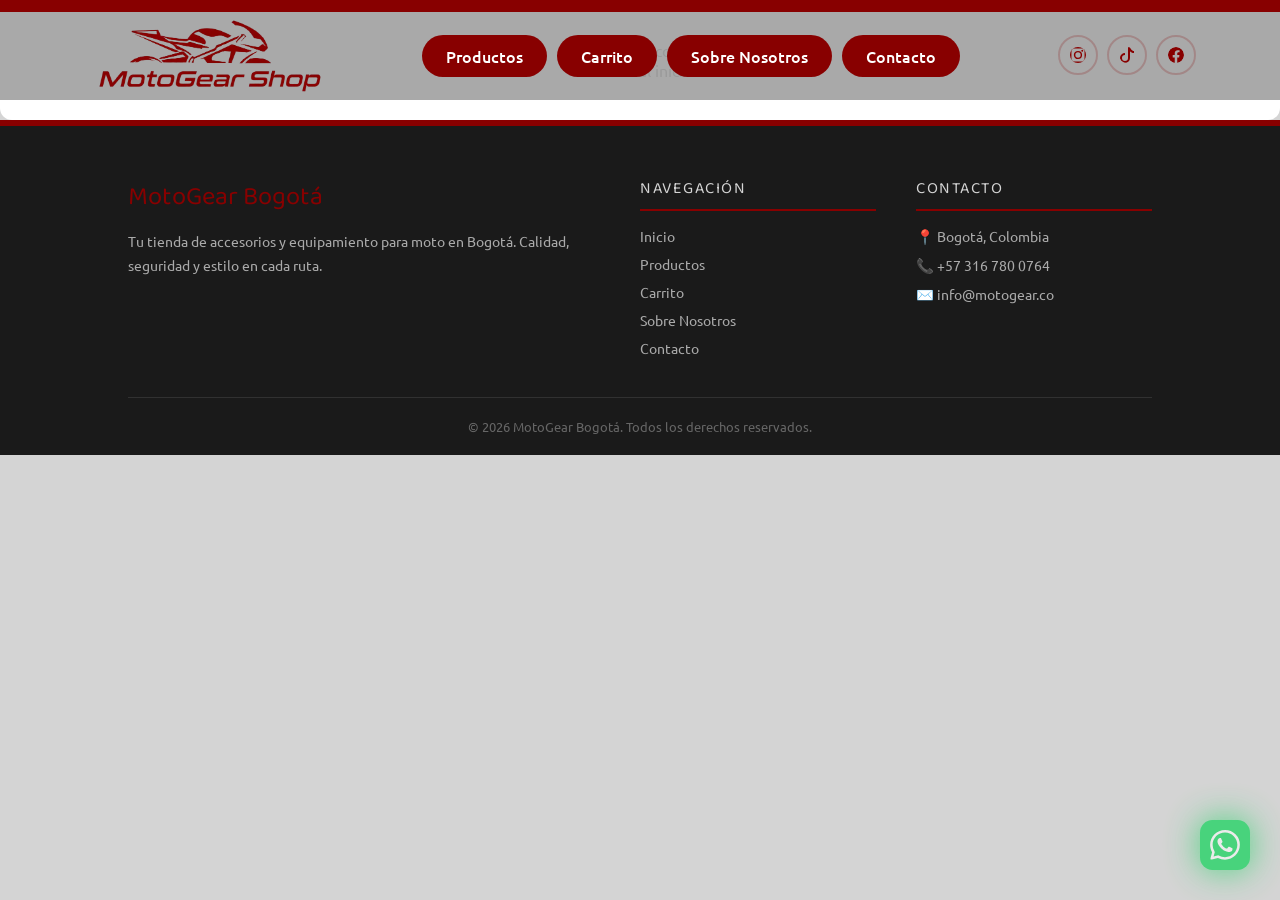
<file: index.html>
<!DOCTYPE html>
<html lang="es">
<head>
    <meta charset="UTF-8">
    <meta name="viewport" content="width=device-width, initial-scale=1.0">
    <meta name="description" content="MotoGear Bogotá: cascos certificados DOT/ECE, chaquetas, guantes y accesorios para moto en Bogotá, Colombia.">
    <meta name="theme-color" content="#880000">
    <link rel="stylesheet" href="/style.css?v=4">
    <link rel="stylesheet" href="/productos.css?v=4">
    <link rel="stylesheet" href="/carrito.css?v=4">
    <link rel="stylesheet" href="/contacto.css?v=4">
    <link rel="stylesheet" href="/sobre.css?v=4">
    <link rel="stylesheet" href="/producto.css?v=4">
    <link rel="preconnect" href="https://fonts.googleapis.com">
    <link rel="preconnect" href="https://fonts.gstatic.com" crossorigin>
    <link href="https://fonts.googleapis.com/css2?family=Baloo+2:wght@400;600;800&family=Ubuntu:wght@400;500;700&display=swap" rel="stylesheet">
    <title>MotoGear Bogotá</title>
</head>
<body>

    <header>
        <nav aria-label="Principal">
            <div class="logo">
                <a href="/">
                    <img alt="MotoGear Bogotá" src="/img/Logo.webp" class="logo-img">
                </a>
            </div>

            <input type="checkbox" id="menu-toggle" class="menu-toggle-input">
            <label for="menu-toggle" class="hamburguesa" aria-label="Abrir menú">
                <span></span><span></span><span></span>
            </label>

            <ul>
                <a href="/productos"><li class="item-menu">Productos</li></a>
                <a href="/carrito"><li class="item-menu" id="cart-badge">Carrito</li></a>
                <a href="/sobre"><li class="item-menu">Sobre Nosotros</li></a>
                <a href="/contacto"><li class="item-menu">Contacto</li></a>
            </ul>

            <div class="iconos">
                <svg aria-hidden="true" xmlns="http://www.w3.org/2000/svg" fill="currentColor" class="icon" viewBox="0 0 16 16"><path d="M8 0C5.829 0 5.556.01 4.703.048 3.85.088 3.269.222 2.76.42a3.9 3.9 0 0 0-1.417.923A3.9 3.9 0 0 0 .42 2.76C.222 3.268.087 3.85.048 4.7.01 5.555 0 5.827 0 8.001c0 2.172.01 2.444.048 3.297.04.852.174 1.433.372 1.942.205.526.478.972.923 1.417.444.445.89.719 1.416.923.51.198 1.09.333 1.942.372C5.555 15.99 5.827 16 8 16s2.444-.01 3.298-.048c.851-.04 1.434-.174 1.943-.372a3.9 3.9 0 0 0 1.416-.923c.445-.445.718-.891.923-1.417.197-.509.332-1.09.372-1.942C15.99 10.445 16 10.173 16 8s-.01-2.445-.048-3.299c-.04-.851-.175-1.433-.372-1.941a3.9 3.9 0 0 0-.923-1.417A3.9 3.9 0 0 0 13.24.42c-.51-.198-1.092-.333-1.943-.372C10.443.01 10.172 0 7.998 0zm-.717 1.442h.718c2.136 0 2.389.007 3.232.046.78.035 1.204.166 1.486.275.373.145.64.319.92.599s.453.546.598.92c.11.281.24.705.275 1.485.039.843.047 1.096.047 3.231s-.008 2.389-.047 3.232c-.035.78-.166 1.203-.275 1.485a2.5 2.5 0 0 1-.599.919c-.28.28-.546.453-.92.598-.28.11-.704.24-1.485.276-.843.038-1.096.047-3.232.047s-2.39-.009-3.233-.047c-.78-.036-1.203-.166-1.485-.276a2.5 2.5 0 0 1-.92-.598 2.5 2.5 0 0 1-.6-.92c-.109-.281-.24-.705-.275-1.485-.038-.843-.046-1.096-.046-3.233s.008-2.388.046-3.231c.036-.78.166-1.204.276-1.486.145-.373.319-.64.599-.92s.546-.453.92-.598c.282-.11.705-.24 1.485-.276.738-.034 1.024-.044 2.515-.045zm4.988 1.328a.96.96 0 1 0 0 1.92.96.96 0 0 0 0-1.92m-4.27 1.122a4.109 4.109 0 1 0 0 8.217 4.109 4.109 0 0 0 0-8.217m0 1.441a2.667 2.667 0 1 1 0 5.334 2.667 2.667 0 0 1 0-5.334"/></svg>
                <svg aria-hidden="true" xmlns="http://www.w3.org/2000/svg" fill="currentColor" class="icon" viewBox="0 0 16 16"><path d="M9 0h1.98c.144.715.54 1.617 1.235 2.512C12.895 3.389 13.797 4 15 4v2c-1.753 0-3.07-.814-4-1.829V11a5 5 0 1 1-5-5v2a3 3 0 1 0 3 3z"/></svg>
                <svg aria-hidden="true" xmlns="http://www.w3.org/2000/svg" fill="currentColor" class="icon" viewBox="0 0 16 16"><path d="M16 8.049c0-4.446-3.582-8.05-8-8.05C3.58 0-.002 3.603-.002 8.05c0 4.017 2.926 7.347 6.75 7.951v-5.625h-2.03V8.05H6.75V6.275c0-2.017 1.195-3.131 3.022-3.131.876 0 1.791.157 1.791.157v1.98h-1.009c-.993 0-1.303.621-1.303 1.258v1.51h2.218l-.354 2.326H9.25V16c3.824-.604 6.75-3.934 6.75-7.951"/></svg>
            </div>
        </nav>
    </header>

    <main id="app"></main>

    <footer>
        <div class="footer-contenido">
            <div class="footer-col">
                <h3 class="footer-logo">MotoGear Bogotá</h3>
                <p class="footer-desc">Tu tienda de accesorios y equipamiento para moto en Bogotá. Calidad, seguridad y estilo en cada ruta.</p>
            </div>
            <div class="footer-col">
                <h4 class="footer-titulo">Navegación</h4>
                <ul class="footer-links">
                    <li><a href="/">Inicio</a></li>
                    <li><a href="/productos">Productos</a></li>
                    <li><a href="/carrito">Carrito</a></li>
                    <li><a href="/sobre">Sobre Nosotros</a></li>
                    <li><a href="/contacto">Contacto</a></li>
                </ul>
            </div>
            <div class="footer-col">
                <h4 class="footer-titulo">Contacto</h4>
                <ul class="footer-links">
                    <li>📍 Bogotá, Colombia</li>
                    <li>📞 +57 316 780 0764</li>
                    <li>✉️ info@motogear.co</li>
                </ul>
            </div>
        </div>
        <div class="footer-bottom">
            <p>© 2026 MotoGear Bogotá. Todos los derechos reservados.</p>
        </div>
    </footer>

    <a href="https://api.whatsapp.com/send?phone=573167800764&text=Hola%20MotoGear%2C%20quiero%20saber%20mas%20de%20los%20productos." target="_blank" rel="noopener noreferrer" aria-label="Escríbenos por WhatsApp">
        <svg aria-hidden="true" xmlns="http://www.w3.org/2000/svg" width="50" height="50" fill="currentColor" class="bi bi-whatsapp icon-wapp" viewBox="0 0 16 16"><path d="M13.601 2.326A7.85 7.85 0 0 0 7.994 0C3.627 0 .068 3.558.064 7.926c0 1.399.366 2.76 1.057 3.965L0 16l4.204-1.102a7.9 7.9 0 0 0 3.79.965h.004c4.368 0 7.926-3.558 7.93-7.93A7.9 7.9 0 0 0 13.6 2.326zM7.994 14.521a6.6 6.6 0 0 1-3.356-.92l-.24-.144-2.494.654.666-2.433-.156-.251a6.56 6.56 0 0 1-1.007-3.505c0-3.626 2.957-6.584 6.591-6.584a6.56 6.56 0 0 1 4.66 1.931 6.56 6.56 0 0 1 1.928 4.66c-.004 3.639-2.961 6.592-6.592 6.592m3.615-4.934c-.197-.099-1.17-.578-1.353-.646-.182-.065-.315-.099-.445.099-.133.197-.513.646-.627.775-.114.133-.232.148-.43.05-.197-.1-.836-.308-1.592-.985-.59-.525-.985-1.175-1.103-1.372-.114-.198-.011-.304.088-.403.087-.088.197-.232.296-.346.1-.114.133-.198.198-.33.065-.134.034-.248-.015-.347-.05-.099-.445-1.076-.612-1.47-.16-.389-.323-.335-.445-.34-.114-.007-.247-.007-.38-.007a.73.73 0 0 0-.529.247c-.182.198-.691.677-.691 1.654s.71 1.916.81 2.049c.098.133 1.394 2.132 3.383 2.992.47.205.84.326 1.129.418.475.152.904.129 1.246.08.38-.058 1.171-.48 1.338-.943.164-.464.164-.86.114-.943-.049-.084-.182-.133-.38-.232"/></svg>
    </a>

    <script type="module" src="/js/app.js?v=1"></script>
</body>
</html>
</file>
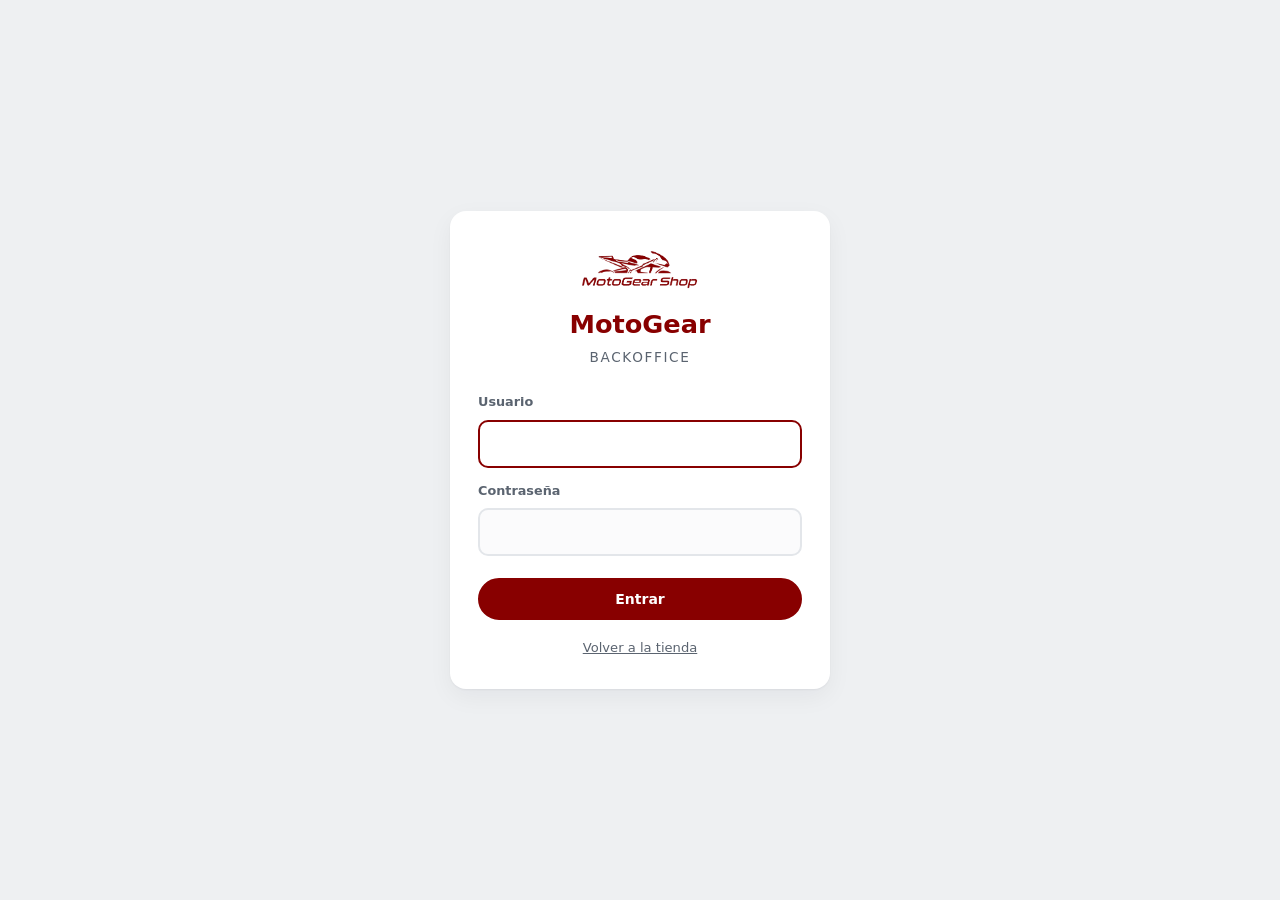
<file: backoffice/index.html>
<!doctype html>
<html lang="es">
  <head>
    <meta charset="UTF-8" />
    <meta name="viewport" content="width=device-width, initial-scale=1.0" />
    <meta name="robots" content="noindex, nofollow" />
    <meta name="theme-color" content="#141414" />
    <title>Backoffice · MotoGear</title>
    <link rel="stylesheet" href="admin.css?v=5" />
  </head>
  <body>
    <!-- ===================== Acceso ===================== -->
    <section id="acceso" class="acceso">
      <form id="form-acceso" class="acceso-caja" novalidate>
        <img
          alt="MotoGear Bogotá"
          src="../img/Logo.webp"
          class="marca-logo grande"
        />
        <h1>MotoGear</h1>
        <p class="acceso-sub">Backoffice</p>

        <label for="usuario">Usuario</label>
        <input
          id="usuario"
          name="usuario"
          autocomplete="username"
          required
          autofocus
        />

        <label for="clave">Contraseña</label>
        <input
          id="clave"
          name="clave"
          type="password"
          autocomplete="current-password"
          required
        />

        <div id="acceso-2fa" hidden>
          <label for="codigo"
            >Código de verificación (tu app de autenticación)</label
          >
          <input
            id="codigo"
            name="codigo"
            inputmode="numeric"
            autocomplete="one-time-code"
            maxlength="6"
            pattern="[0-9]{6}"
          />
        </div>
        <button class="btn ancho" type="submit" id="btn-acceso">Entrar</button>
        <p id="acceso-error" class="error" role="alert" hidden></p>
        <a class="acceso-volver" href="../index.html">Volver a la tienda</a>
      </form>
    </section>

    <!-- ===================== Aplicación ===================== -->
    <div id="app" class="app" hidden>
      <div id="velo" class="velo" hidden></div>

      <aside id="lateral" class="lateral" aria-label="Menú principal">
        <div class="marca">
          <!-- <span class="marca-logo" aria-hidden="true">MG</span> -->
          <img
            alt="MotoGear Bogotá"
            src="../img/Logo.webp"
            class="marca-logo"
          />
          <span class="marca-txt">MotoGear</span>
        </div>

        <nav class="nav" id="nav">
          <p class="nav-grupo">General</p>
          <a
            class="nav-item"
            href="#/dashboard"
            data-ruta="dashboard"
            data-permiso="dashboard.ver"
            ><span class="nav-ico" aria-hidden="true">▦</span
            ><span class="nav-txt">Resumen</span></a
          >

          <p class="nav-grupo">Ventas</p>
          <a
            class="nav-item"
            href="#/pedidos"
            data-ruta="pedidos"
            data-permiso="pedidos.ver"
            ><span class="nav-ico" aria-hidden="true">🧾</span
            ><span class="nav-txt">Pedidos</span
            ><span class="nav-fase">3</span></a
          >
          <a
            class="nav-item"
            href="#/carritos"
            data-ruta="carritos"
            data-permiso="carritos.ver"
            ><span class="nav-ico" aria-hidden="true">🛒</span
            ><span class="nav-txt">Carritos</span
            ><span class="nav-fase">5</span></a
          >
          <a
            class="nav-item"
            href="#/transportadoras"
            data-ruta="transportadoras"
            data-permiso="envios.gestionar"
            ><span class="nav-ico" aria-hidden="true">🚚</span
            ><span class="nav-txt">Transportadoras</span></a
          >

          <p class="nav-grupo">Catálogo</p>
          <a
            class="nav-item"
            href="#/productos"
            data-ruta="productos"
            data-permiso="productos.ver"
            ><span class="nav-ico" aria-hidden="true">📦</span
            ><span class="nav-txt">Productos</span
            ><span class="nav-fase">2</span></a
          >
          <a
            class="nav-item"
            href="#/categorias"
            data-ruta="categorias"
            data-permiso="categorias.editar"
            ><span class="nav-ico" aria-hidden="true">🏷️</span
            ><span class="nav-txt">Categorías</span
            ><span class="nav-fase">2</span></a
          >
          <a
            class="nav-item"
            href="#/inventario"
            data-ruta="inventario"
            data-permiso="inventario.ajustar"
            ><span class="nav-ico" aria-hidden="true">📊</span
            ><span class="nav-txt">Inventario</span
            ><span class="nav-fase">2</span></a
          >

          <p class="nav-grupo">Clientes</p>
          <a
            class="nav-item"
            href="#/clientes"
            data-ruta="clientes"
            data-permiso="clientes.ver"
            ><span class="nav-ico" aria-hidden="true">👤</span
            ><span class="nav-txt">Clientes</span
            ><span class="nav-fase">4</span></a
          >
          <a
            class="nav-item"
            href="#/devoluciones"
            data-ruta="devoluciones"
            data-permiso="devoluciones.ver"
            ><span class="nav-ico" aria-hidden="true">↩️</span
            ><span class="nav-txt">Devoluciones</span
            ><span class="nav-fase">4</span></a
          >
          <a
            class="nav-item"
            href="#/mensajes"
            data-ruta="mensajes"
            data-permiso="mensajes.ver"
            ><span class="nav-ico" aria-hidden="true">💬</span
            ><span class="nav-txt">Mensajes</span
            ><span class="nav-fase">1</span></a
          >

          <p class="nav-grupo">Marketing</p>
          <a
            class="nav-item"
            href="#/cupones"
            data-ruta="cupones"
            data-permiso="cupones.ver"
            ><span class="nav-ico" aria-hidden="true">🎟️</span
            ><span class="nav-txt">Cupones</span
            ><span class="nav-fase">1</span></a
          >
          <a
            class="nav-item"
            href="#/promociones"
            data-ruta="promociones"
            data-permiso="promociones.ver"
            ><span class="nav-ico" aria-hidden="true">✨</span
            ><span class="nav-txt">Promociones</span
            ><span class="nav-fase">5</span></a
          >

          <p class="nav-grupo">Sistema</p>
          <a
            class="nav-item"
            href="#/pagos"
            data-ruta="pagos"
            data-permiso="pagos.ver"
            ><span class="nav-ico" aria-hidden="true">💳</span
            ><span class="nav-txt">Pagos</span
            ><span class="nav-fase">6</span></a
          >
          <a
            class="nav-item"
            href="#/usuarios"
            data-ruta="usuarios"
            data-permiso="usuarios.gestionar"
            ><span class="nav-ico" aria-hidden="true">🔑</span
            ><span class="nav-txt">Usuarios</span
            ><span class="nav-fase">1</span></a
          >
          <a
            class="nav-item"
            href="#/auditoria"
            data-ruta="auditoria"
            data-permiso="auditoria.ver"
            ><span class="nav-ico" aria-hidden="true">📋</span
            ><span class="nav-txt">Auditoría</span
            ><span class="nav-fase">1</span></a
          >
          <a class="nav-item" href="#/cuenta" data-ruta="cuenta"
            ><span class="nav-ico" aria-hidden="true">?</span
            ><span class="nav-txt">Mi cuenta</span></a
          >
          <a
            class="nav-item"
            href="#/configuracion"
            data-ruta="configuracion"
            data-permiso="config.editar"
            ><span class="nav-ico" aria-hidden="true">⚙️</span
            ><span class="nav-txt">Configuración</span
            ><span class="nav-fase">6</span></a
          >
        </nav>

        <div class="lateral-pie">
          <a
            class="btn sec mini"
            href="../admin.html"
            target="_blank"
            rel="noopener"
            >Panel anterior</a
          >
        </div>
      </aside>

      <div class="contenido">
        <header class="topbar">
          <button
            id="menu"
            class="icono-btn"
            type="button"
            aria-label="Abrir menú"
            aria-expanded="false"
            aria-controls="lateral"
          >
            ☰
          </button>
          <h1 id="titulo" class="topbar-titulo" tabindex="-1">Resumen</h1>

          <div class="topbar-acciones">
            <button
              id="btn-buscar"
              class="icono-btn"
              type="button"
              aria-label="Buscar (Ctrl + K)"
              title="Buscar (Ctrl + K)"
            >
              ⌕
            </button>

            <button
              id="btn-notif"
              class="icono-btn"
              type="button"
              aria-label="Notificaciones"
              aria-expanded="false"
              aria-controls="panel-notif"
            >
              <span aria-hidden="true">🔔</span>
              <span id="notif-globo" class="globo" hidden></span>
            </button>

            <span id="usuario-nombre" class="usuario-nombre"></span>
            <button id="btn-salir" class="btn sec mini" type="button">
              Salir
            </button>
          </div>
        </header>

        <main id="vista" class="vista" tabindex="-1"></main>
      </div>

      <div id="panel-notif" class="panel-notif" hidden>
        <div class="panel-notif-cab">
          <h2>Notificaciones</h2>
          <button id="notif-leer" class="btn sec mini" type="button">
            Marcar leídas
          </button>
        </div>
        <div id="notif-lista" class="panel-notif-lista"></div>
      </div>
    </div>

    <!-- ===================== Paleta de búsqueda ===================== -->
    <div id="paleta" class="paleta" hidden>
      <div
        class="paleta-caja"
        role="dialog"
        aria-modal="true"
        aria-labelledby="paleta-titulo"
      >
        <h2 id="paleta-titulo" class="oculto-visual">
          Buscar en el backoffice
        </h2>
        <input
          id="paleta-input"
          type="search"
          placeholder="Pedido, producto, teléfono…"
          autocomplete="off"
          aria-controls="paleta-lista"
        />
        <ul id="paleta-lista" class="paleta-lista"></ul>
        <p class="paleta-pie"><kbd>Esc</kbd> cerrar · <kbd>Enter</kbd> abrir</p>
      </div>
    </div>

    <div id="toast" class="toast" role="status" aria-live="polite"></div>

    <script type="module" src="js/app.js?v=5"></script>
  </body>
</html>
</file>
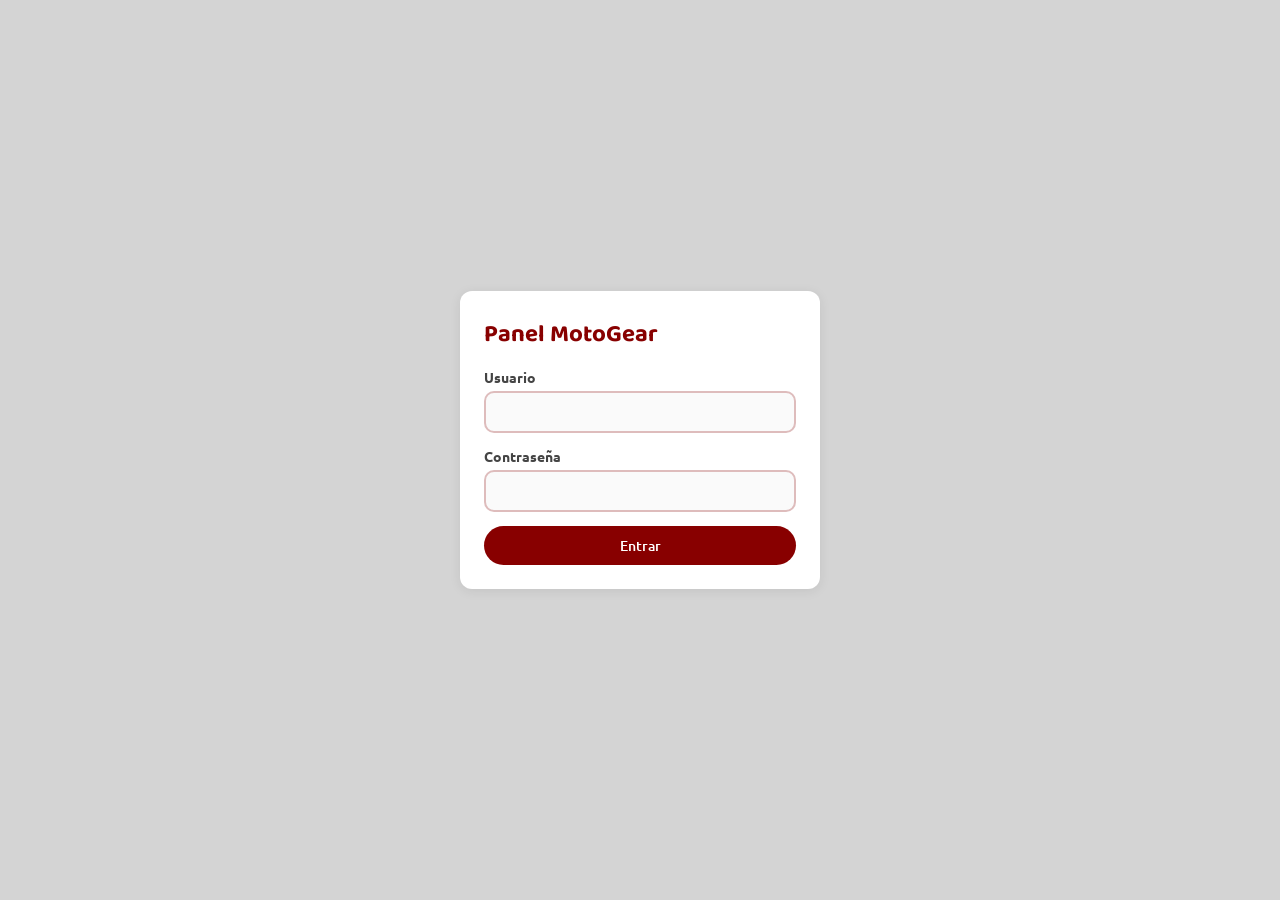
<file: admin.html>
<!DOCTYPE html>
<html lang="es">
<head>
    <meta charset="UTF-8">
    <meta name="viewport" content="width=device-width, initial-scale=1.0">
    <meta name="robots" content="noindex, nofollow">
    <title>Administración - MotoGear Bogotá</title>
    <link rel="preconnect" href="https://fonts.googleapis.com">
    <link rel="preconnect" href="https://fonts.gstatic.com" crossorigin>
    <link href="https://fonts.googleapis.com/css2?family=Baloo+2:wght@400;600;800&family=Ubuntu:wght@400;500;700&display=swap" rel="stylesheet">
    <link rel="stylesheet" href="admin.css?v=5">
</head>
<body>

<section id="login" class="login">
    <form id="login-form" class="caja">
        <h1>Panel MotoGear</h1>
        <label>Usuario <input id="usuario" autocomplete="username" required></label>
        <label>Contraseña <input type="password" id="clave" autocomplete="current-password" required></label>
        <button class="btn" type="submit">Entrar</button>
    </form>
</section>

<div id="panel" hidden>
    <header class="barra">
        <h1>Administración</h1>
        <nav class="tabs">
            <button class="tab activo" data-tab="pedidos">Pedidos <span id="n-ped" class="etiqueta"></span></button>
            <button class="tab" data-tab="productos">Productos</button>
            <button class="tab" data-tab="categorias">Categorías</button>
            <button class="tab" data-tab="cupones">Cupones</button>
            <button class="tab" data-tab="mensajes">Mensajes</button>
            <button class="tab" data-tab="cuenta">Cuenta</button>
        </nav>
        <a href="index.html" class="btn sec">Ver tienda</a>
        <button id="salir" class="btn sec">Salir</button>
    </header>

    <main>
        <section id="tab-pedidos" class="vista"><div id="lista-ped"></div></section>

        <section id="tab-productos" class="vista" hidden>
            <form id="form-prod" class="caja grid">
                <h2 id="prod-titulo">Nuevo producto</h2>
                <input type="hidden" id="p-id">
                <label>Nombre <input id="p-nombre" required maxlength="120"></label>
                <label>Categoría <select id="p-cat" required></select></label>
                <label>Marca <input id="p-marca" placeholder="Nolan, LS2…" maxlength="60"></label>
                <label>Precio (COP) <input id="p-precio" type="number" step="1000" required></label>
                <label class="check ancho"><input type="checkbox" id="p-sintalla"> Este producto no maneja tallas (un solo stock)</label>
                <label id="wrap-stock" class="ancho" hidden>Stock (unidades) <input id="p-stock" type="number" min="0" value="0"></label>
                <div id="wrap-tallas" class="ancho tallas-ed">
                    <strong>Stock por talla</strong>
                    <div id="tallas-rows"></div>
                    <div class="acciones">
                        <button type="button" class="btn sec mini" id="t-add">+ Agregar talla</button>
                        <button type="button" class="btn sec mini" id="t-preset">Cargar S, M, L, XL</button>
                    </div>
                </div>
                <label class="ancho">Descripción <input id="p-desc" maxlength="255"></label>
                <label>Imagen (ruta) <input id="p-img" placeholder="./img/productos/casco.webp" required></label>
                <label>Subir imagen (se convierte a .webp) <input type="file" id="p-file" accept="image/*"></label>
                <label>Etiqueta <input id="p-badge" placeholder="Nuevo, -20%…" maxlength="20"></label>
                <label>Tipo de etiqueta
                    <select id="p-badgeTipo"><option value="">Normal (rojo)</option><option value="oferta">Oferta (naranja)</option></select>
                </label>
                <label class="check"><input type="checkbox" id="p-dest"> Mostrar en “Más vendidos”</label>
                <label class="check"><input type="checkbox" id="p-activo" checked> Visible en la tienda</label>
                <div class="acciones ancho">
                    <button class="btn" type="submit">Guardar producto</button>
                    <button class="btn sec" type="button" id="p-cancel">Cancelar</button>
                </div>
            </form>
            <div class="tabla-wrap"><table class="tabla" id="tabla-prod"></table></div>
        </section>

        <section id="tab-categorias" class="vista" hidden>
            <form id="form-cat" class="caja fila">
                <label>Nueva categoría <input id="c-nombre" required placeholder="Ej: Botas" maxlength="60"></label>
                <button class="btn" type="submit">Agregar</button>
            </form>
            <div class="tabla-wrap"><table class="tabla" id="tabla-cat"></table></div>
        </section>

        <section id="tab-cupones" class="vista" hidden>
            <form id="form-cup" class="caja fila">
                <label>Código <input id="k-codigo" required placeholder="MOTO10" maxlength="30"></label>
                <label>Descuento (%) <input id="k-pct" type="number" min="1" max="100" required></label>
                <label>Vence (opcional) <input id="k-vence" type="date"></label>
                <label>Compra mínima <input id="k-min" type="number" min="0" step="1000" value="0"></label>
                <label>Usos máximos (opcional) <input id="k-max" type="number" min="1"></label>
                <button class="btn" type="submit">Guardar cupón</button>
            </form>
            <div class="tabla-wrap"><table class="tabla" id="tabla-cup"></table></div>
        </section>

        <section id="tab-mensajes" class="vista" hidden><div id="lista-msg"></div></section>

        <section id="tab-cuenta" class="vista" hidden>
            <form id="form-clave" class="caja grid">
                <h2>Cambiar contraseña</h2>
                <label>Contraseña actual <input type="password" id="clave-act" autocomplete="current-password" required></label>
                <label>Nueva contraseña (mín. 10) <input type="password" id="clave-nueva" minlength="10" autocomplete="new-password" required></label>
                <div class="acciones ancho"><button class="btn" type="submit">Actualizar</button></div>
            </form>
        </section>
    </main>
</div>

<div id="modal" class="modal" role="dialog" aria-modal="true" aria-labelledby="modal-titulo" hidden>
    <div class="modal-caja">
        <h2 class="modal-titulo" id="modal-titulo">Confirma el producto</h2>
        <div id="modal-cuerpo"></div>
        <div class="acciones modal-pie">
            <button type="button" class="btn" id="m-ok">Confirmar y guardar</button>
            <button type="button" class="btn sec" id="m-no">Volver a editar</button>
        </div>
    </div>
</div>

<div class="toast" id="toast" role="status"></div>
<script src="admin.js?v=5"></script>
</body>
</html>
</file>
<file: style.css>
:root {
    --rojo: #880000;
    --rojo-hover: #aa0000;
    --gris: #d4d4d4;
}

/* ===== RESET GLOBAL ===== */
/* Elimina márgenes/padding por defecto y unifica box-model en todos los elementos */
* {
    margin: 0;
    padding: 0;
    box-sizing: border-box;
    font-family: "Ubuntu", sans-serif;
    font-weight: 400;
    font-style: normal;
}

/* ===== BODY ===== */
/* Fondo con imagen fija (parallax) que cubre toda la pantalla */
body {
    width: 100%;
    min-height: 100vh;
    background-color: var(--gris);
}

/* ===== HEADER ===== */
/* Barra de navegación fija en la parte superior, siempre visible al hacer scroll */
header {
    z-index: 1500;       /* encima de la mayoría de elementos */
    position: fixed;
    height: 100px;
    width: 100%;
    background-color: rgba(160, 160, 160, 0.9);
}

/* Contenedor flex del header: alinea logo, menú e iconos en una fila */
nav {
    height: 100%;
    display: flex;
    align-items: center;
    justify-content: space-evenly;
    border-top: var(--rojo) solid 12px;
}


.logo {
    z-index: 1600;
}

.logo-img {
    height: 100px;
    transition: all 0.5s ease;
}

.logo-img:hover {
    filter: drop-shadow(0 5px 10px rgba(0, 0, 0, 0.6));
}

/* Menú de navegación en fila */
ul {
    display: flex;
    list-style: none;
}

/* Cada ítem del menú con borde sutil inicial */
.item-menu {
    background: var(--rojo);
    color: white;
    padding: 10px 24px;
    border-radius: 25px;
    text-decoration: none;
    font-weight: 500;
    transition: background 0.3s ease;
    margin-right: 10px;
}

/* Hover del ítem: borde y sombra rojo, fondo sutil */
.item-menu:hover {
    background: var(--rojo-hover);
}

/* Quita subrayado de todos los enlaces del menu */
header nav ul li a {
    color:var(--gris);
    text-decoration: none;
    font-weight: 500;
}

/* Cada ícono con borde circular y transición */
.icon {
    color: var(--rojo);
    box-sizing: content-box;
    border-radius: 50%;
    border: rgba(136, 0, 0, 0.2) solid 2px;
    padding: 10px;
    margin-left: 5px;
    transition: all 0.3s ease;
    width: 16px;
    height: 16px;
}

/* Hover del ícono: mismo estilo que li:hover pero circular */
.icon:hover {
    box-shadow: 0px 0px 4px rgb(136, 0, 0);
    border: var(--rojo) solid 2px;
    background: rgba(255, 0, 0, 0.048);
}

/* ===== HAMBURGUESA ===== */
/* Checkbox siempre invisible (solo controla estado con CSS) */
.menu-toggle-input {
    display: none;
}

/* Ícono de 3 líneas: solo visible en móvil */
.hamburguesa {
    display: none;
    flex-direction: column;
    gap: 5px;
    cursor: pointer;
    padding: 8px;
    margin-left: auto;
    z-index: 1600;
}

.hamburguesa span {
    display: block;
    width: 26px;
    height: 3px;
    background: var(--rojo);
    border-radius: 3px;
    transition: all 0.4s ease;
}

/* Animación: las 3 líneas se convierten en X al abrir el menú */
.menu-toggle-input:checked + .hamburguesa span:nth-child(1) {
    transform: rotate(45deg) translate(5px, 6px);
}
.menu-toggle-input:checked + .hamburguesa span:nth-child(2) {
    opacity: 0;
    transform: scaleX(0);
}
.menu-toggle-input:checked + .hamburguesa span:nth-child(3) {
    transform: rotate(-45deg) translate(5px, -6px);
}





/* ===== RESPONSIVE: HEADER ===== */
@media (max-width: 1100px) {

    /* Header dinámico en móvil */
    header {
        height: auto;
    }

    nav {
        flex-wrap: wrap;      /* ul baja a la siguiente fila */
        padding: 10px 20px;
        margin: 0;
        min-height: 70px;
        align-items: center;
    }

    /* Logo más pequeño */
    .logo-img {
        height: 70px;
        margin-top: auto;
    }

    /* Ocultar íconos de redes sociales en móvil */
    .iconos {
        display: none;
    }

    /* Mostrar hamburguesa */
    .hamburguesa {
        display: flex;
    }

    /* Menú colapsado por defecto (max-height: 0) */
    ul {
        flex-direction: column;
        flex: 0 0 100%;
        max-height: 0;
        overflow: hidden;
        transition: max-height 0.4s ease;
        padding: 0;
        border-radius: 0 0 12px 12px;
    }

    /* Al activar el checkbox: despliega el menú toma altura de 300px*/
    .menu-toggle-input:checked ~ ul {
        max-height: 300px;
        padding-bottom: 10px;
    }

    li {
        margin: 4px 15px;
        border-radius: 8px;
        text-align: center;
    }
}
















/* ===== CARRUSEL ===== */
/* Ocupa todo el ancho de la pantalla */

.carrusel {
    width: 100%;
}

/* Scroll horizontal con scroll-snap: desplaza de slide en slide */
.carrusel-slides {
    display: flex;
    overflow: hidden;            /* el desplazamiento lo controla main.js */
    touch-action: pan-y;         /* permite swipe horizontal vía JS */
    scrollbar-width: none;       /* oculta scrollbar en Firefox */
    -ms-overflow-style: none;    /* oculta scrollbar en IE/Edge */
}

/* Oculta scrollbar en Chrome/Safari */
.carrusel-slides::-webkit-scrollbar {
    display: none;
}

/* Cada slide: ancho fijo 100% y altura fija */
.slide {
    z-index: 20;
    flex: 0 0 100%;              /* no crece ni se encoge, ocupa exactamente 100% */
    position: relative;
    height: 95vh;
    
}

/* Imagen que cubre todo el slide */
.slide img {
    width: 100%;
    height: 100%;
    object-fit: cover;
    display: block;
}

/* Texto superpuesto sobre la imagen del slide */
.slide-texto {
    background-color: #7e7e7eb2;
    padding: 35px;
    position: absolute;
    bottom: 150px;
    left: 150px;
    text-shadow: 0 2px 8px rgb(0, 0, 0);
    border-left: 5px solid var(--rojo);
}

.slide-texto h2 {
    font-weight: 600;
    font-size: 2.4rem;
    font-family: "Baloo 2", sans-serif;
    color: white;
}

.slide-texto p {
    font-weight: 400;
    font-size: 1.2rem;
    color: var(--gris);
    margin: 25px 0px 35px 0px;
}

/* Botón CTA del slide */
.btn-slide {
    background: var(--rojo);
    color: white;
    padding: 10px 24px;
    border-radius: 25px;
    text-decoration: none;
    font-weight: 500;
    transition: background 0.3s ease;
}

.btn-slide:hover {
    background: var(--rojo-hover);
    color: white;
}

/* Botones prev/next posicionados a los lados del slide */
.btn-nav {
    position: absolute;
    top: 50%;
    transform: translateY(-50%);  /* centra verticalmente */
    background: rgba(136, 0, 0, 0.6);
    color: white;
    padding: 12px 16px;
    font-size: 1.2rem;
    text-decoration: none;
    border-radius: 50%;
    transition: background 0.3s ease;
    z-index: 10;
    line-height: 1;
}

.btn-nav:hover {
    background: rgba(136, 0, 0, 0.9);
    color: white;
}

.prev { left: 15px; }
.next { right: 15px; }

/* Puntos indicadores centrados en la parte inferior del carrusel */
.indicadores {
    position: absolute;
    bottom: 100px;
    width: 100%;
    display: flex;
    justify-content: center;
    gap: 10px;
    z-index: 20;
}

/* Cada punto: círculo semitransparente */
.punto {
    width: 12px;
    height: 12px;
    background: rgba(255, 255, 255, 0.5);
    border-radius: 50%;
    transition: background 0.3s ease;
}

.punto:hover {
    background: var(--rojo);
}

















/* ===== PROMOS ===== */
/* Grid de 2 columnas para las tarjetas promocionales */
.promos {
    background-color: var(--gris);
    display: grid;
    grid-template-columns: 1fr 1fr;
    height: 500px;
}


.card {
    overflow: hidden;      /* evita que la imagen desborde al hacer zoom */
    height: 100%;          /* cada carta ocupa toda la altula*/
    position: relative;    /* necesario para posicionar .info-card absolutamente */
}



/* Imagen de la card: cubre el contenedor con leve transparencia inicial */
.card > img {
    opacity: 0.8;
    width: 100%;
    height: 100%;
    object-fit: cover;
    transition: all 1.5s ease;
}


.card:hover > img {
    opacity: 1;
    transform: scale(1.2);  /* zoom 20% */
}

/* Descripción superpuesta: oculta por defecto, se posiciona en la parte inferior */
.info-card {
    display: flex;
    justify-content: center;
    align-items: center;
    background-color: var(--gris);
    opacity: 0;             /*completamente oculta */
    position: absolute;
    bottom: 0px;
    padding: 3%;
    width: 100%;
    text-shadow: 0 2px 8px rgba(0, 0, 0, 0.7);
    z-index: 1;             /*  asegura que aparezca sobre la imagen */
    transition: all 0.8s ease;
}
.info-card > span{
    font-size: 2rem;
    font-family: "Baloo 2", sans-serif;
    color: rgb(0, 0, 0);
    margin-bottom: 8px;
}

.card:hover > .info-card {
    opacity: 0.9;
}




/* ===== SECCIÓN PRODUCTOS ===== */
/* Fondo rojo que contrasta con las tarjetas blancas */
.seccion-productos {
    background-color: var(--rojo);
    padding: 30px 25px;
}

/* Título centrado de la sección */
.titulo-seccion {
    font-family: "Baloo 2", sans-serif;
    font-size: 2rem;
    color:var(--gris);
    margin-bottom: 30px;
    text-align: center;
    letter-spacing: 1px;
}

/* Grid de 3 columnas para las tarjetas de producto */
.grilla-productos {
    display: grid;
    grid-template-columns: repeat(3, 1fr);
    gap: 25px;
}

/* ===== TARJETA DE PRODUCTO ===== */
/* Tarjeta blanca con sombra y efecto de elevación en hover */
.tarjeta {
    background: var(--gris);
    border-radius: 12px;
    overflow: hidden;
    box-shadow: 0 2px 12px rgba(0, 0, 0, 0.1);
    transition: transform 0.3s ease, box-shadow 0.3s ease;
}

/* Hover: sube la tarjeta y aumenta la sombra roja */
.tarjeta:hover {
    transform: translateY(-6px);
}

/* Contenedor de la imagen con altura fija */
.tarjeta-img {
    background-color: #fff;
    position: relative;
    height: 220px;
    overflow: hidden;    /* recorta el zoom de la imagen*/
}

/* Imagen que cubre todo el contenedor */
.tarjeta-img img {
    width: 100%;
    height: 100%;
    object-fit: cover;
    transition: transform 0.4s ease;
}

/* Zoom sutil en la imagen al hacer hover en la tarjeta */
.tarjeta:hover .tarjeta-img img {
    transform: scale(1.05);
}

/* Badge de etiqueta (Nuevo / Oferta) en la esquina superior */
.badge {
    position: absolute;
    top: 12px;
    left: 12px;
    background: var(--rojo);
    color: white;
    font-size: 0.75rem;
    font-weight: 700;
    padding: 4px 10px;
    border-radius: 20px;
}

/* Variante naranja para badges de oferta */
.badge.oferta {
    background: #e65c00;
}

/* Contenido textual de la tarjeta en columna */
.tarjeta-info {
    padding: 16px;
    display: flex;
    flex-direction: column;
    gap: 6px;
}

/* Etiqueta de categoría en mayúsculas */
.categoria {
    font-size: 0.75rem;
    font-weight: 700;
    color: var(--rojo);
    text-transform: uppercase;
    letter-spacing: 1px;
}

.tarjeta-info h3 {
    font-family: "Baloo 2", sans-serif;
    font-size: 1.1rem;
    color: #222;
}

.tarjeta-info p {
    font-size: 0.85rem;
    color: #666;
    line-height: 1.4;
}

/* Footer de la tarjeta: precio a la izquierda, botón a la derecha */
.tarjeta-footer {
    display: flex;
    align-items: center;
    justify-content: space-between;
    margin-top: 10px;
}

/* Precio destacado */
.precio {
    font-size: 1.2rem;
    font-weight: 700;
    color: var(--rojo);
    font-family: "Baloo 2", sans-serif;
}

/* Botón agregar al carrito */
.btn-agregar {
    display: flex;
    align-items: center;
    gap: 6px;
    background: var(--rojo);
    color: white;
    border: none;
    padding: 8px 14px;
    border-radius: 20px;
    font-size: 0.85rem;
    cursor: pointer;
    transition: background 0.3s ease;
    font-family: "Ubuntu", sans-serif;
}

.btn-agregar svg {
    fill: white;
}

.btn-agregar:hover {
    background: var(--rojo-hover);
}

/* ===== RESPONSIVE: PRODUCTOS ===== */
/* Tablet: 2 columnas */
@media (max-width: 900px) {
    .grilla-productos {
        grid-template-columns: repeat(2, 1fr);
    }
}

/* Móvil: 1 columna */
@media (max-width: 560px) {
    .grilla-productos {
        grid-template-columns: 1fr;
    }
}




/* ===== FOOTER ===== */
/* Fondo oscuro que contrasta con el resto del sitio */
footer {
    background-color: #1a1a1a;
    border-top: var(--rojo) solid 6px;   /* franja roja igual que .promos */
    padding: 50px 10% 0px;
}

/* Grid de 3 columnas para las secciones del footer */
.footer-contenido {
    display: grid;
    grid-template-columns: 2fr 1fr 1fr;  /* columna 1 más ancha para descripción */
    gap: 40px;
    padding-bottom: 40px;
}

/* Nombre de la tienda como logo de texto */
.footer-logo {
    font-family: "Baloo 2", sans-serif;
    font-size: 1.6rem;
    color: var(--rojo);
    margin-bottom: 12px;
}

/* Descripción breve bajo el logo */
.footer-desc {
    font-size: 0.9rem;
    color: #aaa;
    line-height: 1.7;
}

/* Título de cada columna */
.footer-titulo {
    font-family: "Baloo 2", sans-serif;
    font-size: 1rem;
    color: var(--gris);
    text-transform: uppercase;
    letter-spacing: 1.5px;
    margin-bottom: 16px;
    padding-bottom: 8px;
    border-bottom: var(--rojo) solid 2px;   /* línea roja bajo el título */
}

/* Lista de links sin estilos por defecto */
.footer-links {
    list-style: none;
    display: flex;
    flex-direction: column;
    gap: 10px;
}

/* Cada ítem de la lista */
.footer-links li {
    font-size: 0.9rem;
    color: #aaa;
    border: none;              /* sobreescribe el border de li del nav */
    border-radius: 0;
    margin: 0;
    padding: 0;
    transition: color 0.3s ease;
}

/* Links del footer */
.footer-links a {
    color: #aaa;
    font-weight: 400;
    transition: color 0.3s ease;
}

/* Hover: cambia a rojo */
.footer-links a:hover,
.footer-links li:hover {
    color: #c00;
    cursor: pointer;
    background: none;          /* sobreescribe hover del li del nav */
    box-shadow: none;
    border: none;
}

/* Línea de copyright separada del contenido */
.footer-bottom {
    border-top: rgba(255, 255, 255, 0.1) solid 1px;
    padding: 20px 0;
    text-align: center;
}

.footer-bottom p {
    font-size: 0.8rem;
    color: #666;
}

.icon-wapp {
    z-index: 1600;
    opacity: 0.8;
    background-color: #25d366;
    color: #f0f0f0;
    position: fixed;
    bottom: 30px;
    right: 30px;
    border-radius: 25%;
    padding: 10px;
    box-shadow: 0px 0px 35px #25D366;
    transition: all 0.8s ease;
}

.icon-wapp:hover {
    opacity: 1;
    cursor: pointer;
    box-shadow: 0px 0px 10px #25D366;
    background: #25d366;
}

/* ===== RESPONSIVE: FOOTER ===== */
/* Tablet: 2 columnas */
@media (max-width: 900px) {
    .footer-contenido {
        grid-template-columns: 1fr 1fr;
    }
}

/* Móvil: 1 columna */
@media (max-width: 560px) {
    footer {
        padding: 40px 5% 0px;
    }

    .footer-contenido {
        grid-template-columns: 1fr;
        gap: 30px;
    }
}


/* =====================================================
   MEJORAS (optimización)
   ===================================================== */
html { scroll-behavior: smooth; }
img { max-width: 100%; height: auto; }
a { color: inherit; text-decoration: none; }
[hidden] { display: none !important; }   /* necesario para los filtros de productos */

/* Accesibilidad: foco visible en teclado */
:focus-visible { outline: 3px solid var(--rojo-hover); outline-offset: 3px; }

/* Insignia con cantidad de items en el menú */
.cart-badge {
    display: inline-block;
    margin-left: 6px;
    min-width: 20px;
    padding: 1px 6px;
    background: white;
    color: var(--rojo);
    border-radius: 10px;
    font-size: 0.75rem;
    font-weight: 700;
    text-align: center;
}

/* Aviso flotante */
.toast {
    display: flex;
    justify-content: center;
    align-items: center;
    position: fixed;
    left: 15%;
    bottom: 4%;
    transform: translate(-50%, 25px);
    background: #ff9999;
    color: var(--rojo);
    padding: 12px 22px;
    border-radius: 15px;
    border: 5px solid var(--rojo);
    opacity: 0;
    pointer-events: none;
    transition: all 0.8s ease;
    z-index: 2000;
    width: 26%;
    height: 13%;
}
.toast.show { opacity: 1; transform: translate(-50%, 0px); }

.carrito-vacio { background: white; padding: 40px 20px; border-radius: 12px; text-align: center; color: #666; }

/* Carrusel: texto adaptable en pantallas pequeñas (antes left:150px rompía el móvil) */
@media (max-width: 900px) {
    .slide { height: 70vh; }
    .slide-texto { left: 5%; right: 5%; bottom: 80px; padding: 20px; }
    .slide-texto h2 { font-size: 1.6rem; }
    .slide-texto p { font-size: 1rem; margin: 12px 0 20px; }
    .indicadores { bottom: 40px; }
    .promos { grid-template-columns: 1fr; height: auto; }
    .card { height: 250px; }
}

/* Respeta a quien prefiere menos animación */
@media (prefers-reduced-motion: reduce) {
    *, *::before, *::after { animation: none !important; transition: none !important; scroll-behavior: auto !important; }
}

/* Botones del carrusel (ahora <button>) */
.btn-nav, .punto { border: none; cursor: pointer; font-family: inherit; }
.punto.activo { background: var(--rojo); transform: scale(1.25); }


/* ===== Toast: verde (éxito) / rojo (error) y adaptable a móvil ===== */
.toast.ok { background: #1e7e34; border-color: #14532d; color: #fff; }
.toast.error { background: #c62828; border-color: #7f1d1d; color: #fff; }
@media (max-width: 700px) {
    .toast { left: 50%; width: 90%; height: auto; bottom: 20px; }
}

/* ===== Tienda conectada a la base de datos ===== */
.talla { padding: 6px 10px; border: 2px solid rgba(136,0,0,0.3); border-radius: 20px; background: white; font-size: 0.85rem; width: fit-content; cursor: pointer; }
.btn-agregar:disabled { background: #999; cursor: not-allowed; }
.badge.agotado { background: #444; }
.hp { position: absolute; left: -9999px; width: 1px; height: 1px; opacity: 0; }

.quedan { font-size: 0.8rem; font-weight: 700; color: #c62828; }
</file>
<file: productos.css>
/* ===== HERO PRODUCTOS ===== */
/* Banner superior con fondo rojo y texto centrado */
.hero-productos {
    padding-top: 100px;
    background: linear-gradient(135deg, var(--rojo) 0%, #500 100%);
    height: 280px;
    display: flex;
    align-items: center;
    justify-content: center;
    text-align: center;
}

.hero-productos-texto h1 {
    font-family: "Baloo 2", sans-serif;
    font-size: 2.5rem;
    color: white;
    margin-bottom: 8px;
}

.hero-productos-texto p {
    font-size: 1rem;
    color: #f0c0c0;
}

/* ===== LAYOUT PRINCIPAL ===== */
/* Sidebar de filtros + grilla de productos en fila */
.pagina-productos {
    display: grid;
    grid-template-columns: 260px 1fr;   /* sidebar fijo + contenido flexible */
    gap: 30px;
    padding: 40px 5%;
    background-color: var(--gris);
    align-items: start;
}

/* ===== SIDEBAR FILTROS ===== */
.filtros {
    background: white;
    border-radius: 12px;
    padding: 24px;
    box-shadow: 0 2px 12px rgba(0,0,0,0.08);
    position: sticky;        /* se queda fijo al hacer scroll */
    top: 120px;
}

/* Título del sidebar */
.filtros-titulo {
    font-family: "Baloo 2", sans-serif;
    font-size: 1.2rem;
    color: var(--rojo);
    margin-bottom: 20px;
    padding-bottom: 10px;
    border-bottom: var(--rojo) solid 2px;
}

/* Cada grupo de filtros con separación */
.filtro-grupo {
    margin-bottom: 24px;
}

/* Subtítulo del grupo */
.filtro-subtitulo {
    font-size: 0.85rem;
    font-weight: 700;
    color: #444;
    text-transform: uppercase;
    letter-spacing: 1px;
    margin-bottom: 12px;
}

/* Cada opción de filtro */
.filtro-opcion {
    display: flex;
    align-items: center;
    gap: 8px;
    font-size: 0.9rem;
    color: #555;
    margin-bottom: 8px;
    cursor: pointer;
    transition: color 0.2s ease;
}

.filtro-opcion:hover {
    color: var(--rojo);
}

/* Estilo del radio/checkbox */
.filtro-opcion input {
    accent-color: var(--rojo);     /* color del radio/check al seleccionar */
    cursor: pointer;
}

/* ===== CATÁLOGO ===== */
.catalogo {
    display: flex;
    flex-direction: column;
    gap: 20px;
}

/* Barra superior: cantidad de resultados + selector de orden */
.catalogo-header {
    display: flex;
    align-items: center;
    justify-content: space-between;
    background: white;
    padding: 12px 20px;
    border-radius: 10px;
    box-shadow: 0 2px 8px rgba(0,0,0,0.06);
}

.catalogo-resultado {
    font-size: 0.9rem;
    color: #666;
}

/* Select de ordenamiento */
.catalogo-orden {
    padding: 8px 12px;
    border: 2px solid rgba(136,0,0,0.3);
    border-radius: 20px;
    font-family: "Ubuntu", sans-serif;
    font-size: 0.85rem;
    color: #444;
    background: white;
    cursor: pointer;
    transition: border 0.3s ease;
    outline: none;
}

.catalogo-orden:focus,
.catalogo-orden:hover {
    border-color: var(--rojo);
}

/* ===== RESPONSIVE PRODUCTOS ===== */
/* Tablet: sidebar encima del catálogo */
@media (max-width: 900px) {
    .pagina-productos {
        grid-template-columns: 1fr;   /* una sola columna */
    }

    .filtros {
        position: static;             /* deja de ser sticky */
        display: grid;
        grid-template-columns: repeat(2, 1fr);  /* filtros en 2 columnas */
        gap: 10px 30px;
    }

    .filtros-titulo {
        grid-column: 1 / -1;          /* titulo ocupa todo el ancho */
    }
}

/* Móvil */
@media (max-width: 560px) {
    .filtros {
        grid-template-columns: 1fr;
    }

    .catalogo-header {
        flex-direction: column;
        gap: 10px;
        text-align: center;
    }
}
</file>
<file: carrito.css>
/* ===== HERO CARRITO ===== */
.hero-carrito {
    padding-top: 100px;
    background: linear-gradient(135deg, var(--rojo) 0%, #500 100%);
    height: 280px;
    display: flex;
    align-items: center;
    justify-content: center;
    text-align: center;
}

.hero-carrito-texto h1 {
    font-family: "Baloo 2", sans-serif;
    font-size: 2.5rem;
    color: white;
    margin-bottom: 8px;
}

.hero-carrito-texto p {
    font-size: 1rem;
    color: #f0c0c0;
}

/* ===== LAYOUT PRINCIPAL ===== */
/* Items del carrito a la izquierda, resumen a la derecha */
.pagina-carrito {
    display: grid;
    grid-template-columns: 1fr 350px;
    gap: 30px;
    padding: 40px 5%;
    background-color: var(--gris);
    align-items: start;
}

/* ===== LISTA DE ITEMS ===== */
.carrito-items {
    display: flex;
    flex-direction: column;
    gap: 15px;
}

/* Encabezado de columnas */
.carrito-encabezado {
    display: grid;
    grid-template-columns: 2fr 1fr 1fr 1fr 40px;
    padding: 12px 20px;
    background: var(--rojo);
    border-radius: 10px;
    font-size: 0.85rem;
    font-weight: 700;
    color: white;
    text-transform: uppercase;
    letter-spacing: 1px;
}

/* Cada fila de producto */
.carrito-item {
    display: grid;
    grid-template-columns: 2fr 1fr 1fr 1fr 40px;
    align-items: center;
    background: white;
    border-radius: 12px;
    padding: 16px 20px;
    box-shadow: 0 2px 8px rgba(0,0,0,0.06);
    transition: box-shadow 0.3s ease;
}

.carrito-item:hover {
    box-shadow: 0 4px 16px rgba(136,0,0,0.12);
}

/* Imagen + info del producto */
.item-producto {
    display: flex;
    align-items: center;
    gap: 15px;
}

.item-producto img {
    width: 80px;
    height: 80px;
    object-fit: cover;
    border-radius: 8px;
}

.item-info {
    display: flex;
    flex-direction: column;
    gap: 4px;
}

.item-categoria {
    font-size: 0.7rem;
    font-weight: 700;
    color: var(--rojo);
    text-transform: uppercase;
    letter-spacing: 1px;
}

.item-nombre {
    font-family: "Baloo 2", sans-serif;
    font-size: 1rem;
    color: #222;
}

.item-talla {
    font-size: 0.8rem;
    color: #999;
}

/* Precio unitario */
.item-precio {
    font-size: 0.95rem;
    color: #444;
    font-weight: 500;
}

/* Controles de cantidad */
.item-cantidad {
    display: flex;
    align-items: center;
    gap: 10px;
}

.btn-cantidad {
    width: 28px;
    height: 28px;
    border: 2px solid var(--rojo);
    background: transparent;
    color: var(--rojo);
    border-radius: 50%;
    font-size: 1rem;
    cursor: pointer;
    transition: all 0.2s ease;
    display: flex;
    align-items: center;
    justify-content: center;
    line-height: 1;
}

.btn-cantidad:hover {
    background: var(--rojo);
    color: white;
}

.cantidad-valor {
    font-weight: 700;
    font-size: 1rem;
    color: #222;
    min-width: 20px;
    text-align: center;
}

/* Subtotal por item */
.item-subtotal {
    font-weight: 700;
    font-size: 1rem;
    color: var(--rojo);
    font-family: "Baloo 2", sans-serif;
}

/* Botón eliminar */
.btn-eliminar {
    background: none;
    border: none;
    cursor: pointer;
    color: #ccc;
    padding: 6px;
    border-radius: 6px;
    transition: all 0.2s ease;
    display: flex;
    align-items: center;
    justify-content: center;
}

.btn-eliminar:hover {
    color: #c00;
    background: rgba(200,0,0,0.08);
}

.btn-eliminar svg {
    fill: currentColor;
}

/* Enlace volver a productos */
.seguir-comprando {
    color: var(--rojo);
    font-weight: 600;
    font-size: 0.9rem;
    padding: 10px 0;
    transition: color 0.2s ease;
    width: fit-content;
}

.seguir-comprando:hover {
    color: #c00;
}

/* ===== RESUMEN DEL PEDIDO ===== */
.carrito-resumen {
    background: white;
    border-radius: 12px;
    padding: 24px;
    box-shadow: 0 2px 12px rgba(0,0,0,0.08);
    position: sticky;
    top: 120px;
    display: flex;
    flex-direction: column;
    gap: 16px;
}

.resumen-titulo {
    font-family: "Baloo 2", sans-serif;
    font-size: 1.3rem;
    color: var(--rojo);
    padding-bottom: 12px;
    border-bottom: var(--rojo) solid 2px;
}

/* Líneas de subtotal, envío, descuento */
.resumen-linea {
    display: flex;
    justify-content: space-between;
    font-size: 0.95rem;
    color: #555;
}

.envio-gratis {
    color: #2a9d2a;
    font-weight: 700;
}

.descuento {
    color: #e65c00;
}

/* Campo de cupón */
.cupon {
    display: flex;
    gap: 8px;
}

.cupon-input {
    flex: 1;
    padding: 10px 14px;
    border: 2px solid rgba(136,0,0,0.3);
    border-radius: 20px;
    font-family: "Ubuntu", sans-serif;
    font-size: 0.85rem;
    outline: none;
    transition: border 0.3s ease;
    color: #333;
}

.cupon-input:focus {
    border-color: var(--rojo);
}

.cupon-btn {
    background: var(--rojo);
    color: white;
    border: none;
    padding: 10px 16px;
    border-radius: 20px;
    font-family: "Ubuntu", sans-serif;
    font-size: 0.85rem;
    cursor: pointer;
    transition: background 0.3s ease;
    white-space: nowrap;
}

.cupon-btn:hover {
    background: var(--rojo-hover);
}

/* Total final */
.resumen-total {
    display: flex;
    justify-content: space-between;
    align-items: center;
    padding-top: 16px;
    border-top: rgba(0,0,0,0.1) solid 1px;
    font-family: "Baloo 2", sans-serif;
    font-size: 1.3rem;
    font-weight: 700;
    color: #222;
}

.resumen-total span:last-child {
    color: var(--rojo);
}

/* Botón checkout */
.btn-checkout {
    display: flex;
    align-items: center;
    justify-content: center;
    gap: 10px;
    background: var(--rojo);
    color: white;
    border: none;
    padding: 14px;
    border-radius: 25px;
    font-family: "Baloo 2", sans-serif;
    font-size: 1.1rem;
    font-weight: 600;
    cursor: pointer;
    transition: background 0.3s ease, transform 0.2s ease;
    width: 100%;
}

.btn-checkout svg {
    fill: white;
}

.btn-checkout:hover {
    background: var(--rojo-hover);
    transform: translateY(-2px);
}

/* Métodos de pago */
.metodos-pago {
    display: flex;
    flex-direction: column;
    gap: 8px;
    align-items: center;
}

.metodos-pago span {
    font-size: 0.8rem;
    color: #999;
}

.pago-iconos {
    display: flex;
    gap: 8px;
    flex-wrap: wrap;
    justify-content: center;
}

.pago-badge {
    background: #f0f0f0;
    color: #555;
    font-size: 0.75rem;
    font-weight: 600;
    padding: 4px 10px;
    border-radius: 20px;
    border: 1px solid #ddd;
}

/* ===== RESPONSIVE ===== */
@media (max-width: 900px) {
    .pagina-carrito {
        grid-template-columns: 1fr;   /* resumen baja debajo de los items */
    }

    .carrito-resumen {
        position: static;
    }

    .carrito-encabezado {
        display: none;               /* oculta encabezado en tablet/móvil */
    }

    .carrito-item {
        grid-template-columns: 1fr;  /* todo en columna */
        gap: 12px;
    }
}

@media (max-width: 560px) {
    .pagina-carrito {
        padding: 20px 4%;
    }

    .item-producto img {
        width: 60px;
        height: 60px;
    }
}


/* ===== Formulario de entrega y confirmación ===== */
.pedido-form { display: flex; flex-direction: column; gap: 10px; }
.resumen-subtitulo { font-family: "Baloo 2", sans-serif; color: var(--rojo); font-size: 1rem; }
.campo { padding: 10px 14px; border: 2px solid rgba(136,0,0,0.3); border-radius: 20px; font-size: 0.85rem; outline: none; color: #333; }
.campo:focus { border-color: var(--rojo); }
.btn-checkout:disabled { background: #999; cursor: wait; transform: none; }
.pedido-ok { background: white; border-radius: 12px; padding: 40px 24px; text-align: center; display: flex; flex-direction: column; align-items: center; gap: 16px; box-shadow: 0 2px 12px rgba(0,0,0,0.08); }
.pedido-ok h2 { font-family: "Baloo 2", sans-serif; color: var(--rojo); }
.pedido-ok .btn-checkout { width: auto; padding: 14px 28px; }
</file>
<file: contacto.css>
/* ===== HERO CONTACTO ===== */
.hero-contacto {
    padding-top: 100px;
    background: linear-gradient(135deg, var(--rojo) 0%, #500 100%);
    height: 280px;
    display: flex;
    align-items: center;
    justify-content: center;
    text-align: center;
}

.hero-contacto-texto h1 {
    font-family: "Baloo 2", sans-serif;
    font-size: 2.5rem;
    color: white;
    margin-bottom: 8px;
}

.hero-contacto-texto p {
    font-size: 1rem;
    color: #f0c0c0;
}

/* ===== LAYOUT PRINCIPAL ===== */
/* Formulario a la izquierda, info a la derecha */
.pagina-contacto {
    display: grid;
    grid-template-columns: 1fr 380px;
    gap: 30px;
    padding: 40px 5%;
    background-color: var(--gris);
    align-items: start;
}

/* ===== FORMULARIO ===== */
.contacto-form-wrap {
    background: white;
    border-radius: 12px;
    padding: 32px;
    box-shadow: 0 2px 12px rgba(0,0,0,0.08);
}

/* Subtítulo de sección */
.contacto-subtitulo {
    font-family: "Baloo 2", sans-serif;
    font-size: 1.3rem;
    color: var(--rojo);
    margin-bottom: 24px;
    padding-bottom: 10px;
    border-bottom: var(--rojo) solid 2px;
}

.contacto-form {
    display: flex;
    flex-direction: column;
    gap: 20px;
}

/* Fila de 2 campos */
.form-fila {
    display: grid;
    grid-template-columns: 1fr 1fr;
    gap: 16px;
}

/* Cada campo con su label */
.form-grupo {
    display: flex;
    flex-direction: column;
    gap: 6px;
}

.form-grupo label {
    font-size: 0.85rem;
    font-weight: 600;
    color: #444;
}

/* Estilo unificado para input, select y textarea */
.contacto-form input,
.contacto-form select,
.contacto-form textarea {
    padding: 12px 16px;
    border: 2px solid rgba(136,0,0,0.2);
    border-radius: 10px;
    font-family: "Ubuntu", sans-serif;
    font-size: 0.9rem;
    color: #333;
    background: #fafafa;
    outline: none;
    transition: border 0.3s ease, box-shadow 0.3s ease;
    resize: none;               /* evita que el textarea sea redimensionable */
}

/* Focus: resalta con borde rojo */
.contacto-form input:focus,
.contacto-form select:focus,
.contacto-form textarea:focus {
    border-color: var(--rojo);
    box-shadow: 0 0 0 3px rgba(136,0,0,0.08);
    background: white;
}

/* Botón enviar */
.btn-enviar {
    display: flex;
    align-items: center;
    justify-content: center;
    gap: 10px;
    background: var(--rojo);
    color: white;
    border: none;
    padding: 14px;
    border-radius: 25px;
    font-family: "Baloo 2", sans-serif;
    font-size: 1.1rem;
    font-weight: 600;
    cursor: pointer;
    transition: background 0.3s ease, transform 0.2s ease;
    width: 100%;
}

.btn-enviar svg {
    fill: white;
}

.btn-enviar:hover {
    background: var(--rojo-hover);
    transform: translateY(-2px);
}

/* ===== PANEL DE INFORMACIÓN ===== */
.contacto-info {
    display: flex;
    flex-direction: column;
    gap: 20px;
    position: sticky;
    top: 120px;
}

/* Cada bloque de información */
.info-bloque {
    background: white;
    border-radius: 12px;
    padding: 24px;
    box-shadow: 0 2px 12px rgba(0,0,0,0.08);
}

/* Fila de cada dato de contacto */
.info-item {
    display: flex;
    gap: 14px;
    align-items: flex-start;
    margin-bottom: 16px;
}

.info-item:last-child {
    margin-bottom: 0;
}

/* Emoji/icono del dato */
.info-icono {
    font-size: 1.3rem;
    width: 36px;
    height: 36px;
    background: rgba(136,0,0,0.08);
    border-radius: 8px;
    display: flex;
    align-items: center;
    justify-content: center;
    flex-shrink: 0;
}

.info-item strong {
    display: block;
    font-size: 0.85rem;
    color: var(--rojo);
    font-weight: 700;
    margin-bottom: 4px;
    text-transform: uppercase;
    letter-spacing: 0.5px;
}

.info-item p {
    font-size: 0.9rem;
    color: #555;
    line-height: 1.5;
}

/* Redes sociales */
.redes-contacto {
    display: flex;
    flex-direction: column;
    gap: 10px;
}

/* Cada enlace de red social */
.red-item {
    display: flex;
    align-items: center;
    gap: 12px;
    padding: 10px 14px;
    border-radius: 10px;
    color: #444;
    font-size: 0.95rem;
    font-weight: 500;
    transition: all 0.3s ease;
    border: 2px solid rgba(136,0,0,0.15);
}

.red-item svg {
    fill: var(--rojo);
    flex-shrink: 0;
}

.red-item:hover {
    background: rgba(136,0,0,0.06);
    border-color: var(--rojo);
    color: var(--rojo);
}

/* Mapa */
.mapa-wrap {
    border-radius: 10px;
    overflow: hidden;
}

.mapa-wrap iframe {
    border: 0;
    display: block;
    width: 100%;
}

/* ===== RESPONSIVE ===== */
@media (max-width: 900px) {
    .pagina-contacto {
        grid-template-columns: 1fr;
    }

    .contacto-info {
        position: static;
    }

    .form-fila {
        grid-template-columns: 1fr;   /* campos en columna en móvil */
    }
}

@media (max-width: 560px) {
    .pagina-contacto {
        padding: 20px 4%;
    }

    .contacto-form-wrap {
        padding: 20px;
    }
}
</file>
<file: sobre.css>
/* ===== HERO SOBRE ===== */
.hero-sobre {
    padding-top: 100px;
    background: linear-gradient(135deg, var(--rojo) 0%, #500 100%);
    height: 280px;
    display: flex;
    align-items: center;
    justify-content: center;
    text-align: center;
}

.hero-sobre-texto h1 {
    font-family: "Baloo 2", sans-serif;
    font-size: 2.5rem;
    color: white;
    margin-bottom: 8px;
}

.hero-sobre-texto p {
    font-size: 1rem;
    color: #f0c0c0;
}

/* ===== HISTORIA ===== */
/* Texto e imagen en dos columnas */
.seccion-historia {
    display: grid;
    grid-template-columns: 1fr 1fr;
    gap: 50px;
    padding: 60px 8%;
    background-color: var(--gris);
    align-items: center;
}

.sobre-titulo {
    font-family: "Baloo 2", sans-serif;
    font-size: 2rem;
    color: var(--rojo);
    margin-bottom: 20px;
    padding-bottom: 10px;
    border-bottom: var(--rojo) solid 3px;
    display: inline-block;
}

.historia-texto p {
    font-size: 1rem;
    color: #444;
    line-height: 1.8;
    margin-bottom: 16px;
}

.historia-texto strong {
    color: var(--rojo);
}

/* Botón de la sección historia */
.btn-historia {
    display: inline-block;
    margin-top: 10px;
    background: var(--rojo);
    color: white;
    padding: 12px 28px;
    border-radius: 25px;
    font-weight: 600;
    font-family: "Baloo 2", sans-serif;
    transition: background 0.3s ease, transform 0.2s ease;
}

.btn-historia:hover {
    background: var(--rojo-hover);
    color: white;
    transform: translateY(-2px);
}

/* Imagen de la historia */
.historia-imagen img {
    width: 100%;
    height: 400px;
    object-fit: cover;
    border-radius: 16px;
    box-shadow: 0 8px 30px rgba(0,0,0,0.15);
}

/* ===== CIFRAS ===== */
/* Franja roja con estadísticas */
.seccion-cifras {
    background: var(--rojo);
    padding: 50px 8%;
    display: grid;
    grid-template-columns: repeat(4, 1fr);
    gap: 20px;
    text-align: center;
}

.cifra {
    display: flex;
    flex-direction: column;
    gap: 8px;
    padding: 20px;
    border-right: rgba(255,255,255,0.2) solid 1px;
}

.cifra:last-child {
    border-right: none;
}

/* Número grande destacado */
.cifra-numero {
    font-family: "Baloo 2", sans-serif;
    font-size: 2.8rem;
    font-weight: 800;
    color: white;
    line-height: 1;
}

.cifra-label {
    font-size: 0.9rem;
    color: #f0c0c0;
    font-weight: 400;
}

/* ===== MISIÓN Y VISIÓN ===== */
.seccion-mv {
    background-color: var(--gris);
    padding: 20px 8%;
    display: grid;
    grid-template-columns: repeat(3, 1fr);
    gap: 25px;
}

/* Cada tarjeta de misión/visión/valores */
.mv-card {
    background: white;
    border-radius: 16px;
    padding: 32px 24px;
    text-align: center;
    box-shadow: 0 2px 12px rgba(0,0,0,0.08);
    transition: transform 0.3s ease, box-shadow 0.3s ease;
}

.mv-card:hover {
    transform: translateY(-6px);
    box-shadow: 0 8px 24px rgba(136,0,0,0.15);
}

/* Emoji decorativo */
.mv-icono {
    font-size: 2.5rem;
    margin-bottom: 16px;
}

.mv-card h3 {
    font-family: "Baloo 2", sans-serif;
    font-size: 1.3rem;
    color: var(--rojo);
    margin-bottom: 12px;
}

.mv-card p {
    font-size: 0.9rem;
    color: #555;
    line-height: 1.7;
}

/* ===== EQUIPO ===== */
.seccion-equipo {
    background: #1a1a1a;
    padding: 60px 8%;
}

/* Título centrado de sección */
.sobre-titulo-centrado {
    font-family: "Baloo 2", sans-serif;
    font-size: 2rem;
    color: var(--gris);
    text-align: center;
    margin-bottom: 40px;
    padding-bottom: 10px;
}

/* Grid de tarjetas de equipo */
.equipo-grid {
    display: grid;
    grid-template-columns: repeat(3, 1fr);
    gap: 25px;
}

/* Cada tarjeta de miembro */
.equipo-card {
    background: #2a2a2a;
    border-radius: 16px;
    padding: 24px;
    text-align: center;
    transition: transform 0.3s ease;
    border-bottom: var(--rojo) solid 4px;   /* acento rojo inferior */
}

.equipo-card:hover {
    transform: translateY(-6px);
}

/* Foto circular del miembro */
.equipo-foto {
    width: 100px;
    height: 100px;
    border-radius: 50%;
    overflow: hidden;
    margin: 0 auto 16px;
    border: 3px solid var(--rojo);
}

.equipo-foto img {
    width: 100%;
    height: 100%;
    object-fit: cover;
}

.equipo-nombre {
    font-family: "Baloo 2", sans-serif;
    font-size: 1.1rem;
    color: var(--gris);
    margin-bottom: 4px;
}

.equipo-cargo {
    font-size: 0.8rem;
    font-weight: 700;
    color: var(--rojo);
    text-transform: uppercase;
    letter-spacing: 1px;
    display: block;
    margin-bottom: 12px;
}

.equipo-desc {
    font-size: 0.85rem;
    color: #aaa;
    line-height: 1.6;
}


/* ===== PRÓXIMOS SERVICIOS ===== */
.seccion-servicios {
    background-color: var(--gris);
    padding: 60px 8%;
    text-align: center;
}

.sobre-titulo-centrado{
    font-size: 3rem;
    color: var(--rojo);
    margin-top: -20px;
    margin-bottom: 40px;
}
/* Subtítulo descriptivo debajo del título */
.servicios-subtitulo{
    font-size: 1rem;
    color: var(--rojo);
    margin-top: -20px;
    margin-bottom: 40px;
}

/* Grid de 3 tarjetas en escritorio */
.servicios-grid {
    display: grid;
    grid-template-columns: repeat(3, 1fr);
    gap: 25px;
    margin-top: 20px;
}

/* Cada tarjeta de servicio */
.servicio-card {
    background: white;
    border-radius: 16px;
    padding: 36px 24px;
    box-shadow: 0 2px 12px rgba(0,0,0,0.08);
    transition: transform 0.3s ease, box-shadow 0.3s ease;
    border-top: 4px solid var(--rojo);
}

.servicio-card:hover {
    transform: translateY(-6px);
    box-shadow: 0 8px 24px rgba(136,0,0,0.15);
}

/* Emoji del servicio */
.servicio-icono {
    font-size: 2.8rem;
    margin-bottom: 16px;
}

.servicio-card h4 {
    font-family: "Baloo 2", sans-serif;
    font-size: 1.2rem;
    color: var(--rojo);
    margin-bottom: 10px;
}

.servicio-card p {
    font-size: 0.9rem;
    color: #555;
    line-height: 1.7;
}

/* Badge "Próximamente" generado automáticamente */
.servicio-card::after {
    content: "Próximamente";
    display: inline-block;
    margin-top: 16px;
    background: rgba(136,0,0,0.1);
    color: var(--rojo);
    font-size: 0.75rem;
    font-weight: 700;
    padding: 4px 12px;
    border-radius: 20px;
    text-transform: uppercase;
    letter-spacing: 1px;
}

/* ===== RESPONSIVE SERVICIOS ===== */
@media (max-width: 900px) {
    .servicios-grid {
        grid-template-columns: 1fr;
    }

    .servicios-subtitulo {
        margin-top: -10px;
    }
}


/* ===== CTA FINAL ===== */
/* Franja de llamado a la acción al final */
.seccion-cta {
    background: linear-gradient(135deg, var(--rojo) 0%, #500 100%);
    padding: 70px 8%;
    text-align: center;
    display: flex;
    flex-direction: column;
    align-items: center;
    gap: 16px;
}

.seccion-cta h2 {
    font-family: "Baloo 2", sans-serif;
    font-size: 2.2rem;
    color: white;
}

.seccion-cta p {
    font-size: 1rem;
    color: #f0c0c0;
}

.cta-botones {
    display: flex;
    gap: 16px;
    margin-top: 10px;
    flex-wrap: wrap;
    justify-content: center;
}

/* Botón primario blanco */
.btn-cta-primario {
    background: white;
    color: var(--rojo);
    padding: 12px 30px;
    border-radius: 25px;
    font-family: "Baloo 2", sans-serif;
    font-weight: 700;
    font-size: 1rem;
    transition: all 0.3s ease;
}

.btn-cta-primario:hover {
    background: var(--gris);
    color: var(--rojo);
    transform: translateY(-2px);
}

/* Botón secundario con borde */
.btn-cta-secundario {
    background: transparent;
    color: white;
    padding: 12px 30px;
    border-radius: 25px;
    border: 2px solid white;
    font-family: "Baloo 2", sans-serif;
    font-weight: 700;
    font-size: 1rem;
    transition: all 0.3s ease;
}

.btn-cta-secundario:hover {
    background: white;
    color: var(--rojo);
    transform: translateY(-2px);
}

/* ===== RESPONSIVE ===== */
@media (max-width: 900px) {

    .seccion-historia {
        grid-template-columns: 1fr;
        padding: 40px 6%;
    }

    .historia-imagen {
        order: -1;              /* imagen primero en móvil */
    }

    .historia-imagen img {
        height: 250px;
    }

    .seccion-cifras {
        grid-template-columns: repeat(2, 1fr);
    }

    .cifra {
        border-right: none;
        border-bottom: rgba(255,255,255,0.2) solid 1px;
    }

    .seccion-mv {
        grid-template-columns: 1fr;
    }

    .equipo-grid {
        grid-template-columns: 1fr;
    }
}

@media (max-width: 560px) {

    .seccion-cifras {
        grid-template-columns: 1fr;
        padding: 30px 6%;
    }

    .seccion-cta {
        padding: 50px 6%;
    }

    .cta-botones {
        flex-direction: column;
        width: 100%;
    }

    .btn-cta-primario,
    .btn-cta-secundario {
        width: 100%;
        text-align: center;
    }
}
</file>
<file: producto.css>
/* Vista de detalle de producto (/producto/:id). */

.producto-detalle {
    display: grid;
    grid-template-columns: 1fr 1fr;
    gap: 2rem;
    max-width: 1100px;
    margin: 0 auto;
    padding: 2rem 1.5rem;
    align-items: start;
}

.producto-imagen {
    position: relative;
    border-radius: 16px;
    overflow: hidden;
    background: #fff;
    box-shadow: 0 2px 12px rgba(16, 24, 40, .08);
}

.producto-imagen img {
    width: 100%;
    height: auto;
    display: block;
    aspect-ratio: 1 / 1;
    object-fit: contain;
    background: #f6f6f7;
}

.producto-imagen .badge {
    position: absolute;
    top: 1rem;
    left: 1rem;
}

.producto-info {
    display: flex;
    flex-direction: column;
    gap: .9rem;
}

.producto-info h1 {
    font-size: 1.8rem;
    line-height: 1.15;
    color: #1f2328;
}

.producto-desc {
    color: #5b6470;
    line-height: 1.5;
}

.producto-precio {
    font-size: 1.6rem;
    font-weight: 800;
    color: #880000;
}

.producto-talla {
    max-width: 220px;
    padding: 10px 12px;
    border: 2px solid #e3e6ea;
    border-radius: 10px;
    font: inherit;
    background: #fff;
}

.producto-agregar {
    max-width: 260px;
}

@media (max-width: 768px) {
    .producto-detalle {
        grid-template-columns: 1fr;
        gap: 1.2rem;
        padding: 1.2rem 1rem;
    }
}
</file>
<file: backoffice/admin.css>
/* ============================================================================
   MotoGear · Backoffice (Fase 1)
   Tokens de marca + layout del shell. Sin fuentes ni assets externos.
   ========================================================================== */

:root {
  --rojo: #880000;
  --rojo-2: #b01414;
  --rojo-suave: rgba(136, 0, 0, 0.08);
  --tinta: #1f2328;
  --tinta-2: #5b6470;
  --tinta-3: #8b95a1;
  --fondo: #eef0f2;
  --panel: #ffffff;
  --linea: #e3e6ea;
  --sidebar: #141414;
  --sidebar-2: #1f1f1f;
  --ok: #1e7e34;
  --ok-suave: #e6f4ea;
  --alerta: #b45309;
  --alerta-suave: #fdf1e3;
  --peligro: #c62828;
  --peligro-suave: #fdeaea;
  --radio: 12px;
  --sombra: 0 1px 2px rgba(16, 24, 40, 0.05), 0 8px 24px rgba(16, 24, 40, 0.05);
  --sidebar-ancho: 248px;
}

* {
  margin: 0;
  padding: 0;
  box-sizing: border-box;
}

[hidden] {
  display: none !important;
}

html {
  -webkit-text-size-adjust: 100%;
}

body {
  font-family:
    system-ui,
    -apple-system,
    "Segoe UI",
    Roboto,
    "Helvetica Neue",
    Arial,
    sans-serif;
  background: var(--fondo);
  color: var(--tinta);
  line-height: 1.45;
  min-height: 100vh;
  font-size: 15px;
}

h1,
h2,
h3 {
  line-height: 1.2;
  font-weight: 700;
}
a {
  color: var(--rojo);
}
kbd {
  background: #f2f4f6;
  border: 1px solid var(--linea);
  border-bottom-width: 2px;
  border-radius: 5px;
  padding: 1px 5px;
  font-size: 0.75rem;
  font-family: inherit;
}

.oculto-visual {
  position: absolute;
  width: 1px;
  height: 1px;
  overflow: hidden;
  clip: rect(0 0 0 0);
  white-space: nowrap;
}

/* ------------------------------- Botones -------------------------------- */
.btn {
  display: inline-flex;
  align-items: center;
  justify-content: center;
  gap: 6px;
  background: var(--rojo);
  color: #fff;
  border: 2px solid var(--rojo);
  padding: 9px 18px;
  border-radius: 999px;
  font: inherit;
  font-weight: 600;
  font-size: 0.875rem;
  cursor: pointer;
  text-decoration: none;
  white-space: nowrap;
  transition:
    background 0.15s,
    color 0.15s,
    border-color 0.15s;
}
.btn:hover {
  background: var(--rojo-2);
  border-color: var(--rojo-2);
}
.btn:focus-visible {
  outline: 3px solid rgba(136, 0, 0, 0.35);
  outline-offset: 2px;
}
.btn.sec {
  background: transparent;
  color: var(--rojo);
}
.btn.sec:hover {
  background: var(--rojo);
  color: #fff;
}
.btn.ancho {
  width: 100%;
}
.btn.mini {
  padding: 5px 12px;
  font-size: 0.78rem;
  border-width: 1px;
}
.btn:disabled {
  opacity: 0.55;
  cursor: not-allowed;
}

.icono-btn {
  position: relative;
  display: inline-grid;
  place-items: center;
  width: 38px;
  height: 38px;
  border-radius: 10px;
  border: 1px solid transparent;
  background: transparent;
  color: inherit;
  font-size: 1.1rem;
  cursor: pointer;
}
.icono-btn:hover {
  background: rgba(0, 0, 0, 0.06);
}
.icono-btn:focus-visible {
  outline: 3px solid rgba(136, 0, 0, 0.3);
  outline-offset: 1px;
}

/* ------------------------------- Acceso --------------------------------- */
.acceso {
  min-height: 100vh;
  display: grid;
  place-items: center;
  padding: 24px;
}
.acceso-caja {
  width: 100%;
  max-width: 380px;
  background: var(--panel);
  border-radius: 16px;
  padding: 32px 28px;
  box-shadow: var(--sombra);
  display: grid;
  gap: 8px;
}
.acceso-caja h1 {
  color: var(--rojo);
  font-size: 1.6rem;
  text-align: center;
}
.acceso-sub {
  text-align: center;
  color: var(--tinta-2);
  font-size: 0.85rem;
  letter-spacing: 0.12em;
  text-transform: uppercase;
  margin-bottom: 12px;
}
.acceso-caja label {
  font-size: 0.8rem;
  font-weight: 700;
  color: var(--tinta-2);
  margin-top: 6px;
}
.acceso-caja input {
  padding: 11px 13px;
  border: 2px solid var(--linea);
  border-radius: 10px;
  font: inherit;
  background: #fbfbfc;
}
.acceso-caja input:focus {
  outline: none;
  border-color: var(--rojo);
  background: #fff;
}
.acceso-caja .btn {
  margin-top: 14px;
}
.acceso-volver {
  text-align: center;
  font-size: 0.82rem;
  color: var(--tinta-2);
  margin-top: 10px;
}

.error {
  color: var(--peligro);
  font-size: 0.85rem;
}
.nota {
  color: var(--tinta-2);
  font-size: 0.82rem;
}

/* -------------------------------- Shell --------------------------------- */
.app {
  display: grid;
  grid-template-columns: var(--sidebar-ancho) minmax(0, 1fr);
  min-height: 100vh;
}

.lateral {
  background: var(--sidebar);
  color: #cfd3d8;
  display: flex;
  flex-direction: column;
  position: sticky;
  top: 0;
  height: 100vh;
  overflow-y: auto;
  z-index: 40;
}
.marca {
  background: var(--tinta-3);
  display: flex;
  align-items: center;
  gap: 10px;
  padding: 18px 18px 14px;
}
.marca-logo {
  display: inline-grid;
  place-items: center;
  /* width: 34px; */
  height: 34px;
  flex: 0 0 34px;
  border-radius: 9px;
  /* background: var(--rojo); */
  color: #6d0000;
  font-weight: 800;
  font-size: 0.85rem;
  letter-spacing: 0.02em;
}
.marca-logo.grande {
  /* width: 52px; */
  height: 52px;
  font-size: 1.1rem;
  margin: 0 auto 6px;
  border-radius: 14px;
}
.marca-txt {
  font-weight: 700;
  color: var(--rojo);
  letter-spacing: 0.01em;
}

.nav {
  display: flex;
  flex-direction: column;
  padding: 4px 10px 16px;
  gap: 2px;
}
.nav-grupo {
  font-size: 0.68rem;
  text-transform: uppercase;
  letter-spacing: 0.12em;
  color: #6f7780;
  padding: 14px 10px 4px;
  font-weight: 700;
}
.nav-item {
  display: flex;
  align-items: center;
  gap: 10px;
  padding: 9px 10px;
  border-radius: 9px;
  color: #cfd3d8;
  text-decoration: none;
  font-size: 0.9rem;
}
.nav-item:hover {
  background: var(--sidebar-2);
  color: #fff;
}
.nav-item.activo {
  background: var(--rojo);
  color: #fff;
}
.nav-item.activo .nav-fase {
  background: rgba(255, 255, 255, 0.18);
  color: #fff;
}
.nav-ico {
  width: 20px;
  text-align: center;
  font-size: 0.95rem;
  flex: 0 0 20px;
}
.nav-txt {
  flex: 1;
}
.nav-fase {
  font-size: 0.66rem;
  font-weight: 700;
  background: rgba(255, 255, 255, 0.08);
  color: #9aa2ab;
  padding: 1px 7px;
  border-radius: 999px;
}
.lateral-pie {
  margin-top: auto;
  padding: 16px;
  border-top: 1px solid rgba(255, 255, 255, 0.07);
}
.lateral .btn.sec {
  color: #cfd3d8;
  border-color: rgba(255, 255, 255, 0.25);
}
.lateral .btn.sec:hover {
  background: #fff;
  color: var(--tinta);
  border-color: #fff;
}

.contenido {
  display: flex;
  flex-direction: column;
  min-width: 0;
}

.topbar {
  position: sticky;
  top: 0;
  z-index: 30;
  background: rgba(255, 255, 255, 0.92);
  backdrop-filter: blur(6px);
  border-bottom: 1px solid var(--linea);
  display: flex;
  align-items: center;
  gap: 12px;
  padding: 10px 22px;
  min-height: 64px;
}
.topbar-titulo {
  font-size: 1.15rem;
  flex: 1;
  min-width: 0;
  overflow: hidden;
  text-overflow: ellipsis;
  white-space: nowrap;
}
.topbar-acciones {
  display: flex;
  align-items: center;
  gap: 8px;
}
.usuario-nombre {
  font-size: 0.85rem;
  color: var(--tinta-2);
  max-width: 160px;
  overflow: hidden;
  text-overflow: ellipsis;
  white-space: nowrap;
}
#menu {
  display: none;
}

.globo {
  position: absolute;
  top: 3px;
  right: 3px;
  min-width: 17px;
  height: 17px;
  display: grid;
  place-items: center;
  padding: 0 4px;
  border-radius: 999px;
  background: var(--rojo);
  color: #fff;
  font-size: 0.64rem;
  font-weight: 700;
}

.vista {
  padding: 22px;
  display: grid;
  gap: 18px;
  align-content: start;
}
.vista:focus {
  outline: none;
}

/* --------------------------- Cabecera de vista --------------------------- */
.barra-vista {
  display: flex;
  flex-wrap: wrap;
  gap: 12px;
  align-items: center;
  background: var(--panel);
  border-radius: var(--radio);
  padding: 12px 16px;
  box-shadow: var(--sombra);
}
.barra-vista .titulo-bloque {
  flex: 1;
  min-width: 180px;
}
.barra-vista h2 {
  font-size: 1.05rem;
}
.barra-vista .nota {
  margin-top: 2px;
}

.segmentado {
  display: inline-flex;
  flex-wrap: wrap;
  background: #f2f4f6;
  border-radius: 999px;
  padding: 3px;
  gap: 2px;
}
.segmentado button {
  border: 0;
  background: transparent;
  padding: 6px 13px;
  border-radius: 999px;
  font: inherit;
  font-size: 0.8rem;
  font-weight: 600;
  color: var(--tinta-2);
  cursor: pointer;
}
.segmentado button:hover {
  color: var(--tinta);
}
.segmentado button[aria-pressed="true"] {
  background: var(--panel);
  color: var(--rojo);
  box-shadow: 0 1px 3px rgba(16, 24, 40, 0.12);
}

.rango-fechas {
  display: flex;
  gap: 8px;
  align-items: center;
  flex-wrap: wrap;
}
.rango-fechas input {
  padding: 7px 10px;
  border: 1px solid var(--linea);
  border-radius: 9px;
  font: inherit;
  font-size: 0.82rem;
}
.actualizado {
  font-size: 0.78rem;
  color: var(--tinta-3);
  white-space: nowrap;
}

/* -------------------------------- KPIs ---------------------------------- */
.kpis {
  display: grid;
  grid-template-columns: repeat(auto-fit, minmax(190px, 1fr));
  gap: 14px;
}
.kpi {
  background: var(--panel);
  border-radius: var(--radio);
  padding: 16px 18px;
  box-shadow: var(--sombra);
  display: grid;
  gap: 4px;
  border: 1px solid transparent;
}
.kpi.destacado {
  border-color: rgba(136, 0, 0, 0.18);
}
.kpi-etiqueta {
  font-size: 0.74rem;
  text-transform: uppercase;
  letter-spacing: 0.08em;
  color: var(--tinta-3);
  font-weight: 700;
}
.kpi-valor {
  font-size: clamp(1.4rem, 2.4vw, 1.9rem);
  font-weight: 800;
  letter-spacing: -0.01em;
}
.kpi-pie {
  display: flex;
  align-items: center;
  gap: 8px;
  flex-wrap: wrap;
  font-size: 0.78rem;
  color: var(--tinta-2);
}
.variacion {
  display: inline-flex;
  align-items: center;
  gap: 4px;
  font-weight: 700;
  font-size: 0.76rem;
  padding: 1px 8px;
  border-radius: 999px;
}
.variacion.sube {
  background: var(--ok-suave);
  color: var(--ok);
}
.variacion.baja {
  background: var(--peligro-suave);
  color: var(--peligro);
}
.variacion.igual {
  background: #f2f4f6;
  color: var(--tinta-2);
}
.kpi-neutro {
  color: var(--tinta-2);
}

/* ------------------------------- Gráficos -------------------------------- */
.rejilla-graficos {
  display: grid;
  grid-template-columns: repeat(12, minmax(0, 1fr));
  gap: 14px;
  margin-top: 14px;
}
.tarjeta {
  background: var(--panel);
  border-radius: var(--radio);
  box-shadow: var(--sombra);
  padding: 16px 18px;
  display: grid;
  gap: 10px;
  min-width: 0;
}
.tarjeta-cab {
  display: flex;
  align-items: baseline;
  gap: 10px;
  flex-wrap: wrap;
}
.tarjeta-cab h3 {
  font-size: 0.95rem;
}
.tarjeta-cab .nota {
  margin-left: auto;
}
.col-8 {
  grid-column: span 8;
}
.col-6 {
  grid-column: span 6;
}
.col-4 {
  grid-column: span 4;
}
.col-12 {
  grid-column: span 12;
}

.grafico svg {
  width: 100%;
  height: auto;
  display: block;
  overflow: visible;
}
.grafico .g-linea {
  fill: none;
  stroke: var(--rojo);
  stroke-width: 2.5;
  stroke-linejoin: round;
  stroke-linecap: round;
}
.grafico .g-area {
  fill: rgba(136, 0, 0, 0.1);
}
.grafico .g-punto {
  fill: #fff;
  stroke: var(--rojo);
  stroke-width: 2;
}
.grafico .g-eje {
  stroke: #e8ebee;
  stroke-width: 1;
}
.grafico .g-texto {
  fill: var(--tinta-3);
  font-size: 10px;
  font-family: inherit;
}
.grafico .g-barra {
  fill: var(--rojo);
}
.grafico .g-barra-2 {
  fill: #c9ced5;
}
.grafico .g-dona {
  stroke: #fff;
  stroke-width: 2;
}
/* La dona conserva su tamaño: sin esto el cuadrado 184x184 se estira al ancho de la tarjeta. */
.grafico svg.g-dona-svg {
  width: 184px;
  max-width: 100%;
  height: auto;
  margin: 0 auto;
}

.leyenda {
  display: flex;
  flex-wrap: wrap;
  gap: 6px 16px;
  font-size: 0.78rem;
  color: var(--tinta-2);
}
.leyenda span {
  display: inline-flex;
  align-items: center;
  gap: 6px;
}
.leyenda i {
  width: 10px;
  height: 10px;
  border-radius: 3px;
  display: inline-block;
  background: var(--rojo);
}
.leyenda .l-2 i {
  background: #c9ced5;
}
.leyenda i.c1 {
  background: #880000;
}
.leyenda i.c2 {
  background: #1a56db;
}
.leyenda i.c3 {
  background: #b45309;
}
.leyenda i.c4 {
  background: #1e7e34;
}
.leyenda i.c5 {
  background: #5b21b6;
}
.leyenda i.c6 {
  background: #c9ced5;
}
.leyenda i.c7 {
  background: #0f766e;
}
.g-centro-num {
  font-size: 24px;
  font-weight: 800;
  fill: #1f2328;
}
.g-centro-txt {
  font-size: 10px;
  fill: #8b95a1;
  text-transform: uppercase;
  letter-spacing: 1px;
}

/* ------------------------------- Alertas --------------------------------- */
.lista-alertas {
  display: grid;
  gap: 8px;
}
.alerta {
  display: flex;
  align-items: center;
  gap: 12px;
  padding: 10px 12px;
  border-radius: 10px;
  background: #f8f9fa;
  text-decoration: none;
  color: inherit;
  border: 1px solid transparent;
}
.alerta:hover {
  border-color: var(--linea);
  background: #fff;
}
.alerta-ico {
  font-size: 1.1rem;
  width: 26px;
  text-align: center;
  flex: 0 0 26px;
}
.alerta-txt {
  flex: 1;
  min-width: 0;
}
.alerta-txt strong {
  display: block;
  font-size: 0.88rem;
}
.alerta-txt small {
  color: var(--tinta-2);
  font-size: 0.78rem;
}
.alerta-n {
  font-weight: 800;
  font-size: 0.95rem;
  color: var(--rojo);
  background: var(--rojo-suave);
  padding: 2px 10px;
  border-radius: 999px;
}
.alerta.nada .alerta-n {
  color: var(--ok);
  background: var(--ok-suave);
}

/* -------------------------------- Tabla ---------------------------------- */
.tabla-wrap {
  overflow-x: auto;
}
.tabla {
  width: 100%;
  border-collapse: collapse;
  font-size: 0.86rem;
}
.tabla th {
  text-align: left;
  font-size: 0.7rem;
  text-transform: uppercase;
  letter-spacing: 0.07em;
  color: var(--tinta-3);
  padding: 8px 10px;
  border-bottom: 1px solid var(--linea);
  font-weight: 700;
}
.tabla td {
  padding: 10px;
  border-bottom: 1px solid #f1f3f5;
  vertical-align: middle;
}
.tabla tr:last-child td {
  border-bottom: 0;
}
.tabla .num {
  text-align: right;
  font-variant-numeric: tabular-nums;
}
.estado {
  display: inline-block;
  padding: 2px 9px;
  border-radius: 999px;
  font-size: 0.72rem;
  font-weight: 700;
}
.est-nuevo,
.est-pendiente_pago {
  background: var(--alerta-suave);
  color: var(--alerta);
}
.est-confirmado,
.est-en_preparacion {
  background: #e8f0fe;
  color: #1a56db;
}
.est-enviado {
  background: #ede9fe;
  color: #5b21b6;
}
.est-entregado {
  background: var(--ok-suave);
  color: var(--ok);
}
.est-cancelado,
.est-devuelto {
  background: #eef0f2;
  color: var(--tinta-2);
}
.fila-pedido,
.fila-cliente,
.fila-dev {
  cursor: pointer;
}
.fila-pedido:hover td,
.fila-cliente:hover td,
.fila-dev:hover td {
  background: #f8f9fa;
}

/* ------------------------------- Catálogo -------------------------------- */
.campo {
  padding: 7px 10px;
  border: 1px solid var(--linea);
  border-radius: 9px;
  font: inherit;
  font-size: 0.84rem;
  color: var(--tinta);
  background: #fff;
}
.campo:focus {
  outline: none;
  border-color: var(--rojo);
}
.herramientas {
  display: flex;
  gap: 10px;
  flex-wrap: wrap;
  align-items: center;
  margin: 14px 0;
}
.herramientas .buscador {
  flex: 1;
  min-width: 200px;
}
.paginacion {
  display: flex;
  gap: 8px;
  align-items: center;
  justify-content: flex-end;
  padding: 12px 0 2px;
  font-size: 0.8rem;
  color: var(--tinta-2);
}
.paginacion .btn {
  padding: 5px 12px;
}
.celda-producto {
  display: flex;
  align-items: center;
  gap: 10px;
  min-width: 0;
}
.miniatura {
  width: 38px;
  height: 38px;
  border-radius: 8px;
  object-fit: cover;
  flex: 0 0 38px;
  background: #f2f4f6;
  border: 1px solid var(--linea);
}
.celda-producto .nombre {
  font-weight: 600;
  color: var(--tinta);
  white-space: nowrap;
  overflow: hidden;
  text-overflow: ellipsis;
}
.celda-producto .sku {
  font-size: 0.72rem;
  color: var(--tinta-3);
}
.est-activo {
  background: var(--ok-suave);
  color: var(--ok);
}
.est-inactivo {
  background: #eef0f2;
  color: var(--tinta-2);
}

/* ---------------------------- Ficha de producto -------------------------- */
.form-grid {
  display: grid;
  grid-template-columns: repeat(2, minmax(0, 1fr));
  gap: 12px 16px;
}
.form-grid .ancho {
  grid-column: 1 / -1;
}
.campo-bloque {
  display: grid;
  gap: 4px;
  min-width: 0;
}
.campo-bloque label {
  font-size: 0.74rem;
  font-weight: 600;
  color: var(--tinta-2);
}
.campo-bloque .campo {
  width: 100%;
}
textarea.campo {
  resize: vertical;
  min-height: 84px;
  font: inherit;
}
.ficha-tabs {
  display: flex;
  flex-wrap: wrap;
  gap: 2px;
  border-bottom: 1px solid var(--linea);
  margin-top: 4px;
}
.ficha-tab {
  border: 0;
  background: transparent;
  padding: 9px 13px;
  font: inherit;
  font-size: 0.84rem;
  font-weight: 600;
  color: var(--tinta-2);
  cursor: pointer;
  border-bottom: 2px solid transparent;
}
.ficha-tab[aria-selected="true"] {
  color: var(--rojo);
  border-bottom-color: var(--rojo);
}
.ficha-pie {
  display: flex;
  justify-content: flex-end;
  gap: 8px;
  margin-top: 14px;
}
.rejilla-imagenes {
  display: grid;
  grid-template-columns: repeat(auto-fill, minmax(120px, 1fr));
  gap: 10px;
}
.tarjeta-imagen {
  border: 1px solid var(--linea);
  border-radius: 10px;
  padding: 8px;
  display: grid;
  gap: 6px;
}
.tarjeta-imagen img {
  width: 100%;
  height: 96px;
  object-fit: cover;
  border-radius: 6px;
  background: #f2f4f6;
}
.tarjeta-imagen.principal {
  border-color: var(--rojo);
}
.tarjeta-imagen .acciones {
  display: flex;
  gap: 4px;
  flex-wrap: wrap;
}
.margen-ok {
  color: var(--ok);
  font-weight: 700;
}
.margen-mal {
  color: var(--peligro);
  font-weight: 700;
}
.tarjeta-simple {
  background: var(--panel);
  border: 1px solid var(--linea);
  border-radius: var(--radio);
  padding: 16px 18px;
  display: grid;
  gap: 10px;
  min-width: 0;
}
.tarjeta-form {
  margin: 14px 0;
}
.tarjeta-gap {
  margin-top: 14px;
}
.previa-seo {
  border: 1px solid var(--linea);
  border-radius: 10px;
  padding: 12px;
  display: grid;
  gap: 4px;
}
.previa-seo .p-titulo {
  color: #1a0dab;
  font-size: 1.05rem;
}
.previa-seo .p-url {
  color: #0a6b3c;
  font-size: 0.8rem;
}
.previa-seo .p-desc {
  color: var(--tinta-2);
  font-size: 0.82rem;
}

/* ------------------------------ Drawer de pedido ------------------------- */
.drawer-velo {
  position: fixed;
  inset: 0;
  background: rgba(0, 0, 0, 0.45);
  z-index: 40;
}
.drawer {
  position: fixed;
  top: 0;
  right: 0;
  bottom: 0;
  z-index: 41;
  width: min(560px, 100vw);
  background: var(--fondo);
  display: flex;
  flex-direction: column;
  box-shadow: -12px 0 32px rgba(16, 24, 40, 0.18);
}
.drawer-cab {
  display: flex;
  align-items: center;
  gap: 10px;
  padding: 14px 18px;
  background: var(--panel);
  border-bottom: 1px solid var(--linea);
}
.drawer-cab .titulo {
  flex: 1;
  min-width: 0;
}
.drawer-cab h2 {
  font-size: 1rem;
}
.drawer-cuerpo {
  flex: 1;
  overflow: auto;
  padding: 16px 18px;
  display: grid;
  gap: 14px;
  align-content: start;
}
.drawer-pie {
  padding: 12px 18px;
  background: var(--panel);
  border-top: 1px solid var(--linea);
  display: flex;
  gap: 8px;
  flex-wrap: wrap;
}
.timeline {
  display: grid;
}
.timeline .paso {
  display: flex;
  gap: 10px;
  position: relative;
  padding-bottom: 16px;
}
.timeline .paso::before {
  content: "";
  width: 2px;
  background: var(--linea);
  position: absolute;
  left: 5px;
  top: 16px;
  bottom: 0;
}
.timeline .paso:last-child::before {
  display: none;
}
.timeline .punto {
  width: 12px;
  height: 12px;
  border-radius: 50%;
  background: var(--rojo);
  margin-top: 3px;
  flex: 0 0 12px;
}
.timeline .paso strong {
  display: block;
  font-size: 0.84rem;
}
.timeline .paso small {
  color: var(--tinta-2);
  font-size: 0.76rem;
}
.linea-dato {
  display: flex;
  justify-content: space-between;
  gap: 10px;
  padding: 6px 0;
  border-bottom: 1px solid #f1f3f5;
  font-size: 0.84rem;
}
.linea-dato:last-child {
  border-bottom: 0;
}
.linea-dato span:first-child {
  color: var(--tinta-2);
}

/* ---------------------------- Factura imprimible ------------------------- */
.factura {
  background: #fff;
  max-width: 720px;
  margin: 0 auto;
  padding: 32px;
  color: #1f2328;
}
.factura h1 {
  font-size: 1.2rem;
}
.factura-cab {
  display: flex;
  justify-content: space-between;
  align-items: flex-start;
  gap: 16px;
}
.factura-nota {
  margin-top: 24px;
}
.factura table {
  width: 100%;
  border-collapse: collapse;
  margin-top: 16px;
  font-size: 0.86rem;
}
.factura th,
.factura td {
  text-align: left;
  padding: 8px;
  border-bottom: 1px solid #e3e6ea;
}
.factura .num {
  text-align: right;
}
.factura .totales {
  margin-left: auto;
  width: 260px;
  margin-top: 12px;
}
@media print {
  body * {
    visibility: hidden;
  }
  .factura,
  .factura * {
    visibility: visible;
  }
  .factura {
    position: absolute;
    left: 0;
    top: 0;
    width: 100%;
    max-width: none;
    box-shadow: none;
  }
}

/* ---------------------------- Notificaciones ----------------------------- */
.panel-notif {
  position: fixed;
  top: 68px;
  right: 16px;
  width: min(380px, calc(100vw - 32px));
  max-height: 70vh;
  overflow-y: auto;
  background: var(--panel);
  border-radius: 14px;
  box-shadow: 0 12px 40px rgba(16, 24, 40, 0.18);
  z-index: 60;
  padding: 14px;
}
.panel-notif-cab {
  display: flex;
  align-items: center;
  gap: 10px;
  margin-bottom: 10px;
}
.panel-notif-cab h2 {
  font-size: 0.95rem;
  flex: 1;
}
.panel-notif-lista {
  display: grid;
  gap: 6px;
}
.notif {
  display: grid;
  gap: 2px;
  padding: 9px 10px;
  border-radius: 9px;
  background: #f8f9fa;
  border-left: 3px solid transparent;
  text-decoration: none;
  color: inherit;
}
.notif.no-leida {
  border-left-color: var(--rojo);
  background: #fff;
}
.notif strong {
  font-size: 0.84rem;
}
.notif small {
  color: var(--tinta-2);
  font-size: 0.76rem;
}
.notif .notif-cuerpo {
  color: var(--tinta-2);
  font-size: 0.8rem;
}

/* -------------------------------- Paleta --------------------------------- */
.paleta {
  position: fixed;
  inset: 0;
  z-index: 90;
  background: rgba(15, 20, 25, 0.45);
  display: flex;
  align-items: flex-start;
  justify-content: center;
  padding: 12vh 16px 16px;
}
.paleta-caja {
  width: min(560px, 100%);
  background: var(--panel);
  border-radius: 14px;
  box-shadow: 0 20px 60px rgba(0, 0, 0, 0.35);
  overflow: hidden;
}
#paleta-input {
  width: 100%;
  border: 0;
  border-bottom: 1px solid var(--linea);
  padding: 16px 18px;
  font: inherit;
  font-size: 1rem;
}
#paleta-input:focus {
  outline: none;
}
.paleta-lista {
  list-style: none;
  max-height: 52vh;
  overflow-y: auto;
}
.paleta-lista li {
  border-bottom: 1px solid #f4f5f7;
}
.paleta-lista a {
  display: flex;
  gap: 10px;
  align-items: center;
  padding: 11px 18px;
  text-decoration: none;
  color: inherit;
}
.paleta-lista a:hover,
.paleta-lista a:focus {
  background: #f6f7f9;
}
.paleta-lista .p-tipo {
  font-size: 0.68rem;
  text-transform: uppercase;
  letter-spacing: 0.08em;
  color: var(--tinta-3);
  font-weight: 700;
  width: 62px;
  flex: 0 0 62px;
}
.paleta-lista .p-titulo {
  flex: 1;
  font-size: 0.88rem;
  min-width: 0;
  overflow: hidden;
  text-overflow: ellipsis;
  white-space: nowrap;
}
.paleta-lista .p-detalle {
  font-size: 0.78rem;
  color: var(--tinta-2);
}
.paleta-pie {
  padding: 10px 18px;
  font-size: 0.74rem;
  color: var(--tinta-3);
  border-top: 1px solid #f4f5f7;
}
.p-vacio {
  display: block;
  padding: 11px 18px;
  color: var(--tinta-2);
  font-size: 0.85rem;
}

/* -------------------------------- Toast ---------------------------------- */
.toast {
  position: fixed;
  bottom: 24px;
  left: 50%;
  transform: translate(-50%, 16px);
  background: #1a1d21;
  color: #fff;
  padding: 11px 20px;
  border-radius: 999px;
  font-size: 0.86rem;
  opacity: 0;
  pointer-events: none;
  transition:
    opacity 0.2s,
    transform 0.2s;
  z-index: 120;
  max-width: calc(100vw - 32px);
}
.toast.visible {
  opacity: 1;
  transform: translate(-50%, 0);
}
.toast.ok {
  background: #12692c;
}
.toast.error {
  background: #a11b1b;
}

/* ------------------------------ Esqueletos ------------------------------- */
.esqueleto {
  display: grid;
  gap: 12px;
}
.esqueleto-linea {
  height: 14px;
  border-radius: 7px;
  background: linear-gradient(90deg, #eceff2 25%, #f6f7f9 37%, #eceff2 63%);
  background-size: 400% 100%;
  animation: brillo 1.4s ease infinite;
}
.esqueleto-linea.alta {
  height: 34px;
}
.esqueleto-linea.corta {
  width: 40%;
}
@keyframes brillo {
  0% {
    background-position: 100% 50%;
  }
  100% {
    background-position: 0 50%;
  }
}
@media (prefers-reduced-motion: reduce) {
  .esqueleto-linea {
    animation: none;
  }
  * {
    scroll-behavior: auto !important;
  }
}

.estado-vacio {
  display: grid;
  gap: 8px;
  place-items: center;
  text-align: center;
  padding: 28px 16px;
  color: var(--tinta-2);
  font-size: 0.88rem;
}
.estado-vacio strong {
  color: var(--tinta);
  font-size: 1rem;
}

/* ------------------------------- Responsive ------------------------------ */
@media (max-width: 1200px) {
  .col-8,
  .col-6,
  .col-4 {
    grid-column: span 12;
  }
}

@media (max-width: 1024px) {
  .app {
    grid-template-columns: 1fr;
  }
  .lateral {
    position: fixed;
    inset: 0 auto 0 0;
    width: var(--sidebar-ancho);
    transform: translateX(-100%);
    transition: transform 0.2s ease;
  }
  .lateral.abierto {
    transform: translateX(0);
  }
  .velo {
    position: fixed;
    inset: 0;
    background: rgba(0, 0, 0, 0.45);
    z-index: 35;
  }
  #menu {
    display: inline-grid;
  }
  .vista {
    padding: 16px;
  }
  .topbar {
    padding: 8px 14px;
  }
  .usuario-nombre {
    display: none;
  }
}

@media (max-width: 768px) {
  .barra-vista {
    padding: 12px;
  }
  .segmentado {
    width: 100%;
  }
  /* Pastillas que no se parten en dos líneas: mejor un poco más estrechas que "Este mes" roto. */
  .segmentado button {
    flex: 0 1 auto;
    padding: 6px 7px;
    font-size: 0.74rem;
    white-space: nowrap;
    text-align: center;
  }
  .tabla thead {
    display: none;
  }
  .tabla,
  .tabla tbody,
  .tabla tr,
  .tabla td {
    display: block;
    width: 100%;
  }
  .tabla tr {
    border: 1px solid var(--linea);
    border-radius: 10px;
    padding: 8px;
    margin-bottom: 8px;
  }
  .tabla td {
    border: 0;
    padding: 4px 6px;
    display: flex;
    justify-content: space-between;
    gap: 12px;
    text-align: right;
  }
  .tabla td::before {
    content: attr(data-etiqueta);
    color: var(--tinta-3);
    font-size: 0.72rem;
    text-transform: uppercase;
    letter-spacing: 0.06em;
    text-align: left;
  }
  .tabla td.num {
    text-align: right;
  }
}

/* ---------------------------- Modo diagnóstico ---------------------------
   Solo aparece con ?diagnostico=1 (panel flotante con las llamadas a la API).
   Va al final para no mezclarse con los estilos de la interfaz. */
.diag {
  position: fixed;
  right: 14px;
  bottom: 14px;
  z-index: 9999;
  width: min(800px, 94vw);
  max-height: 50vh;
  display: flex;
  flex-direction: column;
  overflow: hidden;
  background: #14181d;
  color: #e8ebee;
  border-radius: 12px;
  box-shadow: 0 12px 32px rgba(0, 0, 0, 0.35);
  font-family: ui-monospace, SFMono-Regular, Menlo, Consolas, monospace;
  font-size: 0.74rem;
}
.diag-cab {
  display: flex;
  align-items: center;
  gap: 8px;
  padding: 8px 10px;
  background: #1c2229;
  border-bottom: 1px solid #2a323b;
}
.diag-cab strong {
  margin-right: auto;
  color: #fff;
  font-size: 0.78rem;
}
.diag-cuenta {
  background: #2a323b;
  color: #cfd6de;
  border-radius: 999px;
  padding: 0 8px;
  font-size: 0.7rem;
}
.diag-btn {
  border: 1px solid #39434e;
  background: transparent;
  color: #cfd6de;
  border-radius: 7px;
  padding: 2px 8px;
  font: inherit;
  font-size: 0.7rem;
  cursor: pointer;
}
.diag-btn:hover {
  background: #2a323b;
  color: #fff;
}
.diag-lista {
  margin: 0;
  padding: 6px 10px 10px;
  list-style: none;
  overflow: auto;
  display: grid;
  gap: 6px;
}
.diag-item {
  border-left: 3px solid #39434e;
  padding-left: 8px;
}
.diag-item.diag-error {
  border-color: #e5484d;
}
.diag-item.diag-ok {
  border-color: #1e7e34;
}
.diag-meta {
  color: #cfd6de;
  word-break: break-word;
}
.diag-item.diag-error .diag-meta {
  color: #ffb4b6;
}
.diag-cuerpo {
  margin: 4px 0 0;
  padding: 6px;
  max-height: 120px;
  overflow: auto;
  background: #0d1013;
  border-radius: 6px;
  color: #9fb0c0;
  white-space: pre-wrap;
  word-break: break-word;
}

@media (max-width: 768px) {
  .diag {
    right: 8px;
    left: 8px;
    bottom: 8px;
    width: auto;
    max-height: 42vh;
  }
}
</file>
<file: admin.css>
:root { --rojo:#880000; --rojo-hover:#aa0000; --gris:#d4d4d4; }
* { margin:0; padding:0; box-sizing:border-box; font-family:"Ubuntu",sans-serif; }
[hidden] { display:none !important; }
body { background:var(--gris); color:#222; min-height:100vh; }
h1,h2,h3 { font-family:"Baloo 2",sans-serif; color:var(--rojo); }
h2 { margin-bottom:14px; } h3 { margin:20px 0 8px; }
.login { min-height:100vh; display:grid; place-items:center; padding:20px; }
.caja { background:#fff; border-radius:12px; padding:24px; box-shadow:0 2px 12px rgba(0,0,0,.08); margin-bottom:20px; }
.login .caja { width:100%; max-width:360px; display:flex; flex-direction:column; gap:14px; }
.barra { background:#1a1a1a; border-top:8px solid var(--rojo); padding:12px 5%; display:flex; flex-wrap:wrap; gap:12px; align-items:center; }
.barra h1 { color:#fff; font-size:1.4rem; margin-right:auto; }
.tabs { display:flex; gap:6px; flex-wrap:wrap; }
.tab { background:transparent; color:#ccc; border:2px solid transparent; padding:8px 16px; border-radius:20px; cursor:pointer; font-size:.9rem; }
.tab.activo, .tab:hover { color:#fff; border-color:var(--rojo); background:var(--rojo); }
main { padding:24px 5%; max-width:1200px; margin:0 auto; }
label { display:flex; flex-direction:column; gap:5px; font-size:.85rem; font-weight:700; color:#444; }
input, select { padding:10px 12px; border:2px solid rgba(136,0,0,.25); border-radius:10px; font-size:.9rem; background:#fafafa; outline:none; }
input:focus, select:focus { border-color:var(--rojo); }
.check { flex-direction:row; align-items:center; gap:8px; } .check input { accent-color:var(--rojo); }
.grid { display:grid; grid-template-columns:repeat(auto-fit,minmax(220px,1fr)); gap:14px; }
.grid h2, .ancho { grid-column:1/-1; }
.fila { display:flex; gap:14px; align-items:flex-end; flex-wrap:wrap; } .fila label { flex:1; min-width:180px; }
.acciones { display:flex; gap:10px; flex-wrap:wrap; }
.btn { background:var(--rojo); color:#fff; border:none; padding:10px 20px; border-radius:22px; font-size:.9rem; cursor:pointer; text-decoration:none; display:inline-block; font-weight:500; }
.btn:hover { background:var(--rojo-hover); }
.btn.sec { background:transparent; color:var(--rojo); border:2px solid var(--rojo); padding:8px 18px; }
.btn.sec:hover { background:var(--rojo); color:#fff; }
.barra .btn.sec { color:#fff; border-color:#888; } .btn.peligro { background:#444; }
.mini { padding:5px 12px; font-size:.8rem; }
.tabla-wrap { background:#fff; border-radius:12px; overflow-x:auto; box-shadow:0 2px 12px rgba(0,0,0,.08); }
.tabla { width:100%; border-collapse:collapse; font-size:.9rem; }
.tabla th { background:var(--rojo); color:#fff; text-align:left; padding:10px 14px; font-size:.8rem; text-transform:uppercase; letter-spacing:1px; }
.tabla td { padding:10px 14px; border-bottom:1px solid #eee; vertical-align:middle; }
.tabla img { width:48px; height:48px; object-fit:cover; border-radius:8px; background:#eee; }
.tabla td:last-child { white-space:nowrap; text-align:right; } .tabla td .btn { margin-left:4px; }
.vacio { padding:24px; text-align:center; color:#777; }
.etiqueta { background:rgba(136,0,0,.1); color:var(--rojo); border-radius:12px; padding:2px 10px; font-size:.75rem; font-weight:700; }
.error { color:#c00; font-size:.85rem; } .nota { color:#666; font-size:.8rem; margin-top:10px; }
ol { margin:0 0 16px 20px; line-height:1.8; } code { background:#eee; padding:1px 6px; border-radius:4px; }
.toast { position:fixed; bottom:24px; left:50%; transform:translate(-50%,20px); background:#1a1a1a; color:#fff; padding:12px 22px; border-radius:25px; border-left:5px solid var(--rojo); opacity:0; pointer-events:none; transition:.3s; }
.toast.show { opacity:1; transform:translate(-50%,0); }
.toast { border-left:none; color:#fff; }
.toast.ok { background:#1e7e34; } .toast.error { background:#c62828; }
.pedido { background:#fff; border-radius:12px; margin-bottom:10px; box-shadow:0 2px 8px rgba(0,0,0,.06); }
.pedido summary { padding:14px 18px; cursor:pointer; display:flex; gap:14px; flex-wrap:wrap; align-items:center; }
.pedido summary strong { color:var(--rojo); }
.pedido .det { padding:0 18px 18px; display:grid; gap:8px; font-size:.9rem; }
.pedido ul { margin-left:18px; } .pedido a { color:var(--rojo); }
.est { margin-left:auto; } .est-nuevo { background:#ffe0b2; } .est-cancelado { background:#eee; color:#777; }
.msg { background:#fff; border-radius:12px; padding:16px 18px; margin-bottom:10px; display:grid; gap:6px; }
.msg p { white-space:pre-wrap; font-size:.9rem; } .msg small { color:#777; }
.tabla td.agotado { color:#c00; font-weight:700; }

.tallas-ed { background:#fafafa; border:2px dashed rgba(136,0,0,.25); border-radius:10px; padding:14px; display:grid; gap:10px; }
.trow { display:flex; gap:8px; margin-bottom:6px; } .trow .t-n { width:110px; } .trow .t-s { width:110px; }

/* ===== Ventana de confirmación con vista previa ===== */
.sin-scroll { overflow: hidden; }
.modal { position: fixed; inset: 0; background: rgba(0,0,0,.6); z-index: 3000; display: flex; align-items: flex-start; justify-content: center; padding: 20px; overflow-y: auto; }
.modal-titulo{margin-bottom: -10px;}
.modal-caja { background: var(--gris); border-radius: 14px; padding: 24px; width: 100%; max-width: 88%; margin: auto; display: grid; gap: 16px; box-shadow: 0 10px 40px rgba(0,0,0,.4); }
.modal-pie {  bottom: 0; background: var(--gris); padding-top: 8px; }
.pv-cards { display: flex; margin-bottom: 40px; gap: 80px; justify-content: center; flex-wrap: wrap; }
.pv-col { display: grid; gap: 8px; width: 260px; } .pv-col figcaption { font-weight: 700; color: var(--rojo); text-align: center; font-family: "Baloo 2", sans-serif; }
.pv-card { background: #fff; border-radius: 12px; overflow: hidden; box-shadow: 0 2px 12px rgba(0,0,0,.12); }
.pv-oculto { opacity: .65; }
.pv-img { position: relative; height: 180px; background: #eee; }
.pv-img img { width: 100%; height: 100%; object-fit: cover; display: block; } .pv-img img.roto { opacity: .15; }
.pv-badge { position: absolute; top: 10px; left: 10px; background: var(--rojo); color: #fff; font-size: .75rem; font-weight: 700; padding: 3px 10px; border-radius: 20px; }
.pv-of { background: #e65c00; } .pv-ago { background: #444; }
.pv-hid { position: absolute; bottom: 8px; left: 8px; background: #222; color: #fff; font-size: .72rem; padding: 3px 9px; border-radius: 10px; }
.pv-info { padding: 14px; display: grid; gap: 6px; }
.pv-cat { font-size: .72rem; font-weight: 700; color: var(--rojo); text-transform: uppercase; letter-spacing: 1px; }
.pv-info h3 { font-size: 1.05rem; color: #222; } .pv-info p { font-size: .82rem; color: #666; min-height: 1.2em; }
.pv-tallas { display: flex; flex-wrap: wrap; gap: 5px; } .pv-tallas span { background: rgba(136,0,0,.1); color: var(--rojo); border-radius: 12px; padding: 2px 9px; font-size: .75rem; font-weight: 700; }
.pv-tallas .pv-t0 { background: #eee; color: #999; text-decoration: line-through; }
.pv-pie { display: flex; justify-content: space-between; align-items: center; margin-top: 4px; } .pv-pie strong { color: var(--rojo); font-size: 1.1rem; }
.pv-btn { background: var(--rojo); color: #fff; padding: 5px 14px; border-radius: 20px; font-size: .8rem; }
.pv-tabla td { word-break: break-word; } .pv-cambio td { background: #fff4d6; }
</file>
